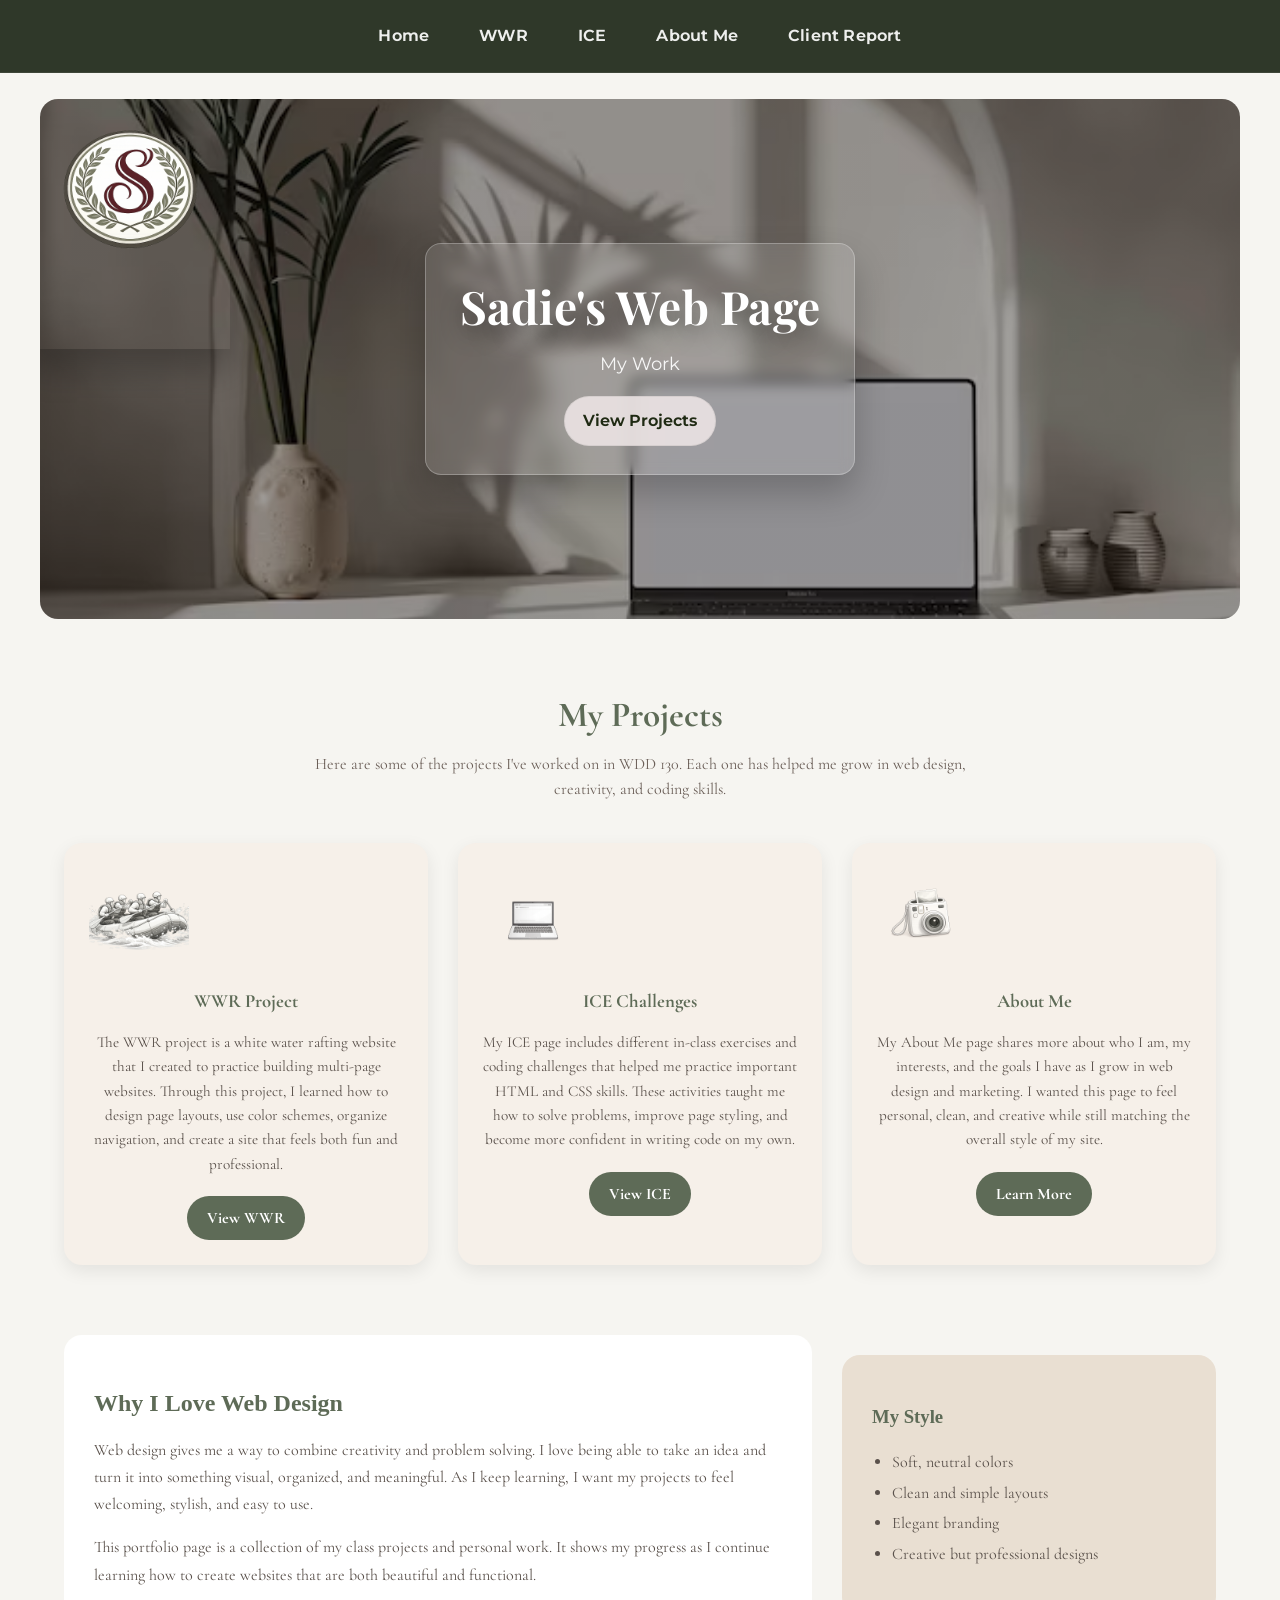
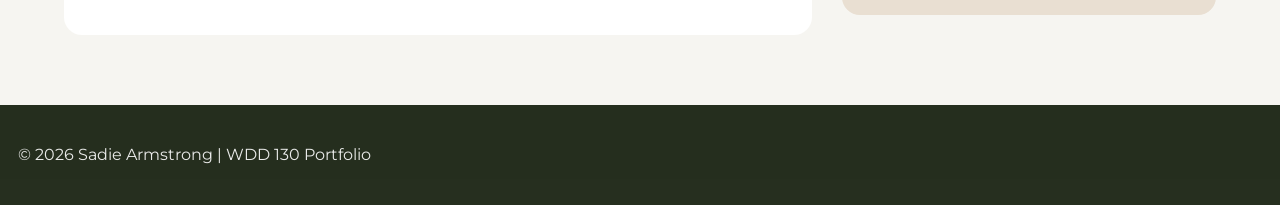
<file: index.html>
<!DOCTYPE html>
<html lang="en">

<head>
    <meta charset="UTF-8">
    <meta name="viewport" content="width=device-width, initial-scale=1.0">
    <title>Sadie's Web Page</title>
    <link rel="stylesheet" href="styles/styles.css">
</head>

<body>
    <div id="wrapper">
        <header>
            <nav>
                <a href="index.html">Home</a>
                <a href="wwr">WWR</a>
                <a href="ice.html">ICE</a>
                <a href="about.html">About Me</a>
                <a href="client_report.html">Client Report</a>
            </nav>
        </header>

        <section id="hero">

            <a class="hero-logo" href="index.html">
                <img src="images/IMG_8694.png" alt="Sadie Logo">
            </a>

            <div class="hero-content">
                <h1>Sadie's Web Page</h1>
                <p>My Work</p>
                <a class="hero-btn" href="ice.html">View Projects</a>
            </div>

        </section>

        <section id="projects-preview">
            <h2>My Projects</h2>
            <p class="section-intro">
                Here are some of the projects I've worked on in WDD 130. Each one has helped me
                grow in web design, creativity, and coding skills.
            </p>

            <div class="project-grid">
                <article class="project-card">
                    <img src="images/IMG_6843.png" alt="WWR Project Logo">
                    <h3>WWR Project</h3>
                    <p>
                        The WWR project is a white water rafting website that I created to practice
                        building multi-page websites. Through this project, I learned how to design
                        page layouts, use color schemes, organize navigation, and create a site that
                        feels both fun and professional.
                    </p>
                    <a href="wwr.html" class="project-btn">View WWR</a>
                </article>

                <article class="project-card">
                    <img src="images/IMG_0449.png" alt="ICE Challenge Logo">
                    <h3>ICE Challenges</h3>
                    <p>
                        My ICE page includes different in-class exercises and coding challenges that
                        helped me practice important HTML and CSS skills. These activities taught me
                        how to solve problems, improve page styling, and become more confident in
                        writing code on my own.
                    </p>
                    <a href="ice.html" class="project-btn">View ICE</a>
                </article>

                <article class="project-card">
                    <img src="images/IMG_6757.png" alt="About Me Project Logo">
                    <h3>About Me</h3>
                    <p>
                        My About Me page shares more about who I am, my interests, and the goals I
                        have as I grow in web design and marketing. I wanted this page to feel
                        personal, clean, and creative while still matching the overall style of my site.
                    </p>
                    <a href="aboutme.html" class="project-btn">Learn More</a>
                </article>
            </div>
        </section>

        <section id="featured-work">
            <div class="featured-text">
                <h2>Why I Love Web Design</h2>
                <p>
                    Web design gives me a way to combine creativity and problem solving. I love being
                    able to take an idea and turn it into something visual, organized, and meaningful.
                    As I keep learning, I want my projects to feel welcoming, stylish, and easy to use.
                </p>
                <p>
                    This portfolio page is a collection of my class projects and personal work. It shows
                    my progress as I continue learning how to create websites that are both beautiful
                    and functional.
                </p>
            </div>

            <div class="featured-box">
                <h3>My Style</h3>
                <ul>
                    <li>Soft, neutral colors</li>
                    <li>Clean and simple layouts</li>
                    <li>Elegant branding</li>
                    <li>Creative but professional designs</li>
                </ul>
            </div>

            <link rel="preconnect" href="https://fonts.googleapis.com">
            <link rel="preconnect" href="https://fonts.gstatic.com" crossorigin>
            <link
                href="https://fonts.googleapis.com/css2?family=Allura&family=Cormorant+Garamond:wght@300;400;500;600&family=Great+Vibes&family=Montserrat:wght@300;400;500;600&family=Playfair+Display:wght@400;600;700&display=swap"
                rel="stylesheet">
        </section>

        <footer>
            <p>&copy; 2026 Sadie Armstrong | WDD 130 Portfolio</p>
        </footer>
</file>
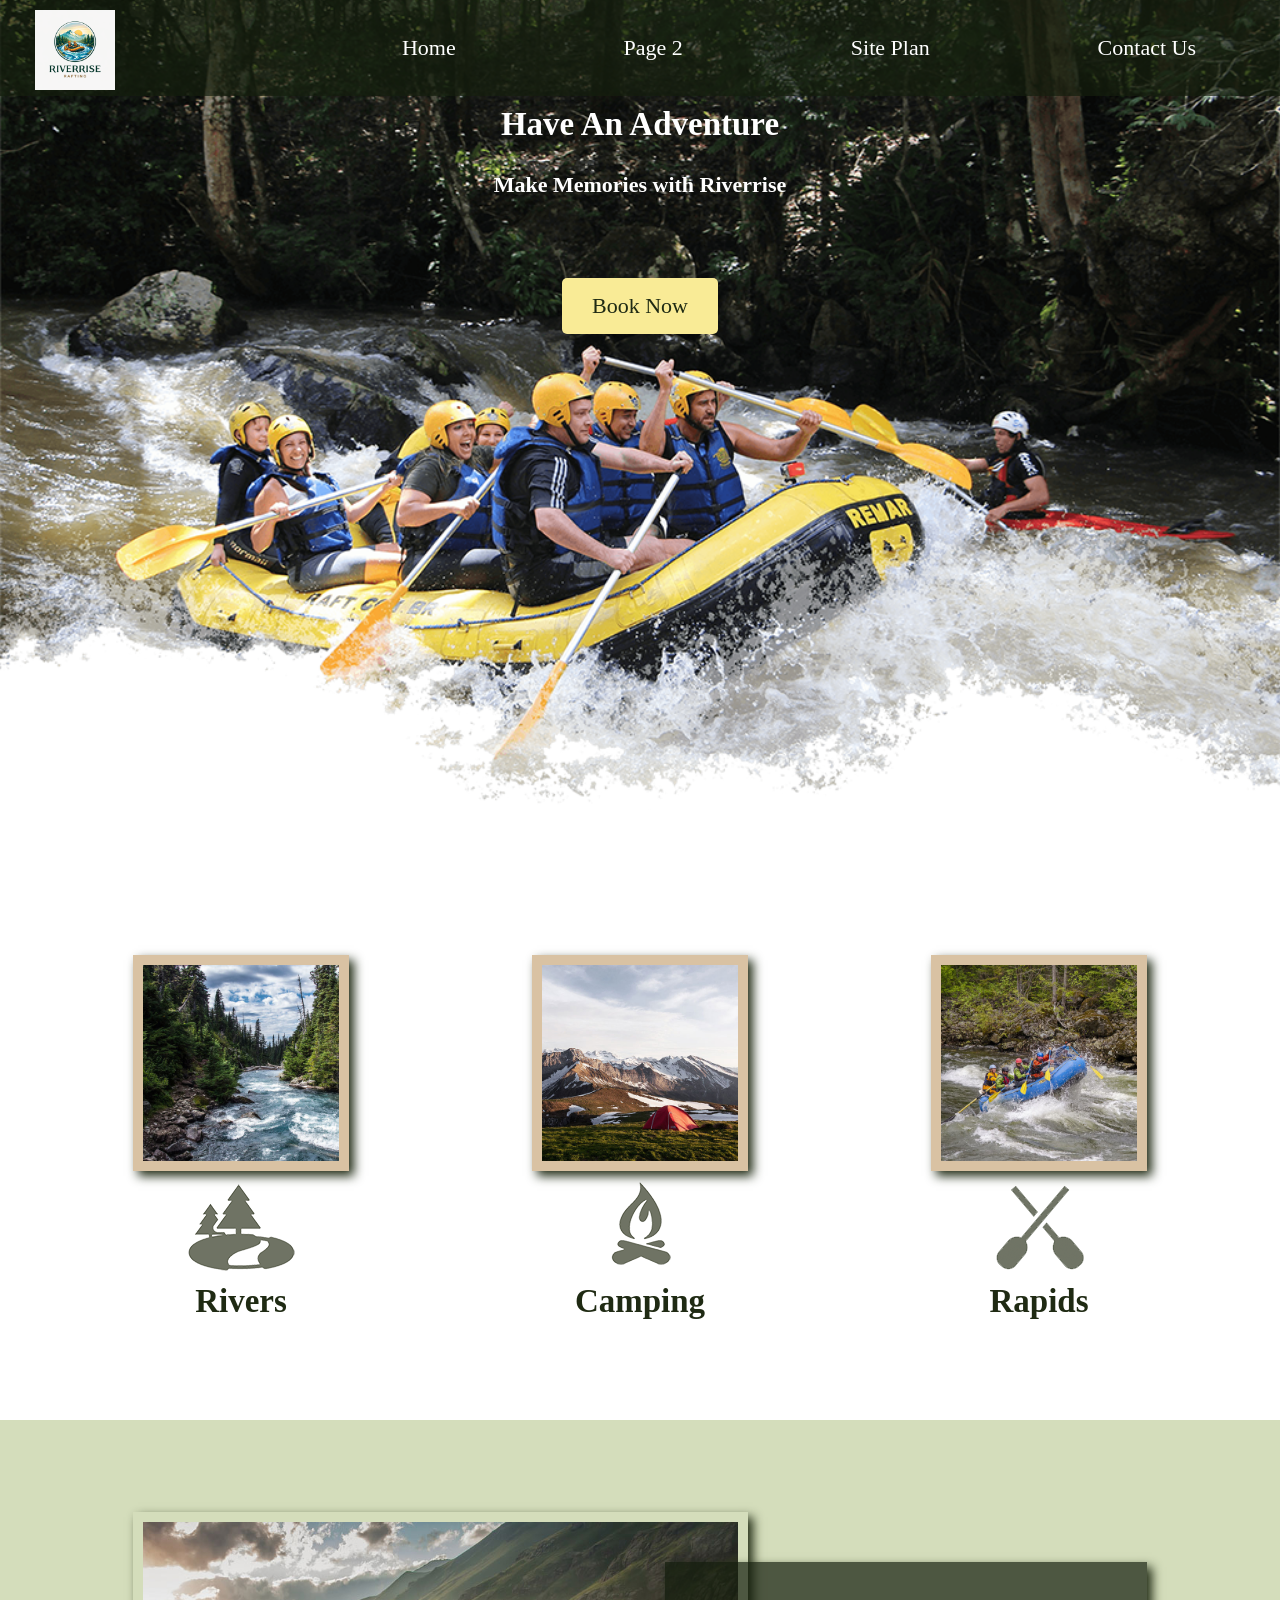
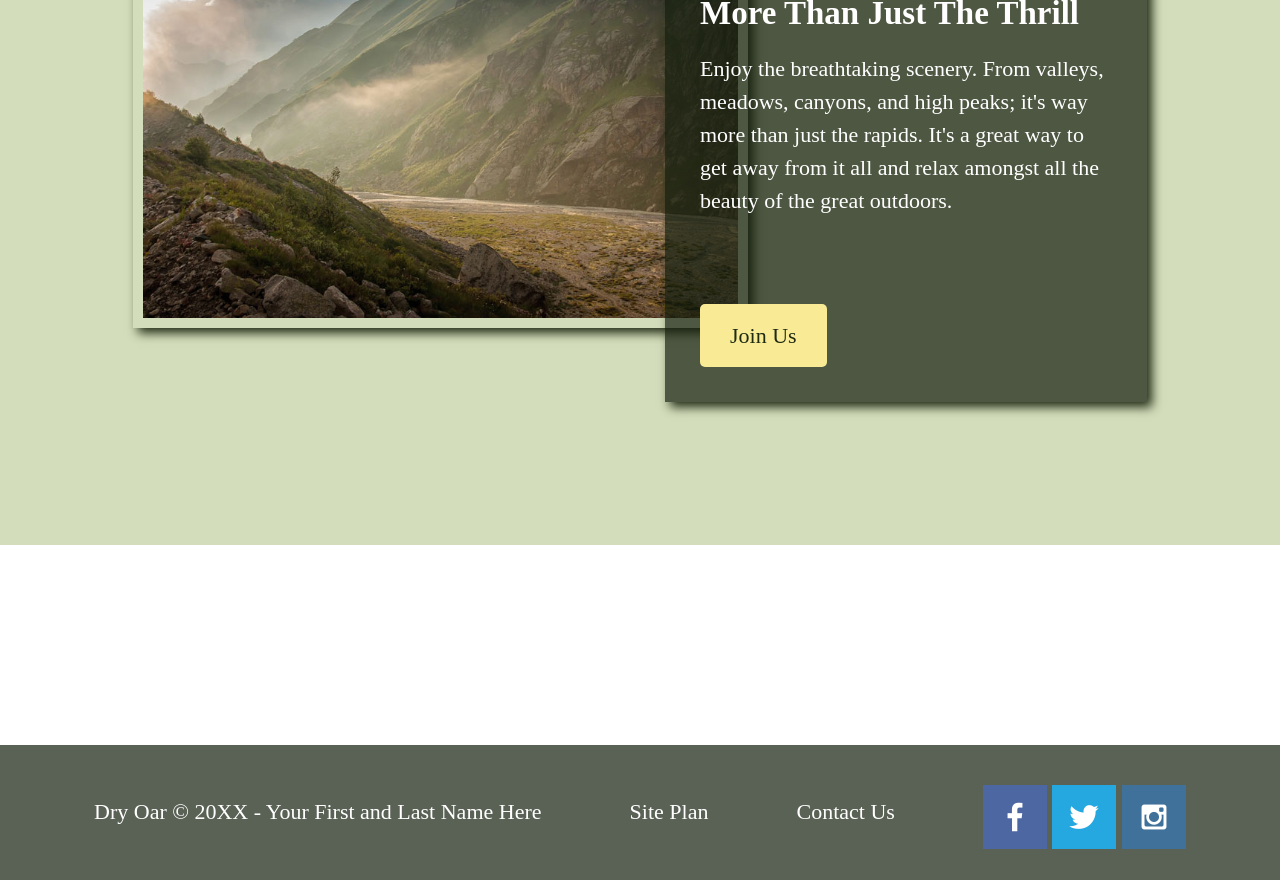
<file: wwr/index.html>
<!DOCTYPE html>
<html lang="en">
<head>
    <meta charset="UTF-8">
    <meta name="viewport" content="width=device-width, initial-scale=1.0">
    <title> Whitewater Rafting Vacations | RiverRise Boating | Home </title>
    <link rel="stylesheet" href="styles/styles.css">
</head>
<body>
    <div id="content">
   <header>
    <a id="logo_link" href="index.html">
        <img class="logo" src="images/Riverrise.png" alt="Riverrise logo">
        <nav>
            <a href="index.html">Home</a>
            <a href="#">Page 2</a>
            <a href="site-plan-rafting.html">Site Plan</a>
            <a href="contactus.html">Contact Us</a>
        </nav>
   </header>
   <div id="hero">
    <div id="hero-box">
        <img id="hero-img" src="images/hero.png" alt="People enjoying white water rafting">
    </div>
    <section id="hero-msg">
        <h1 class="home-title">Have An Adventure</h1>
        <h4>Make Memories with Riverrise </h4>
        <div class="button-box">
            <a class="book" href="rates.html">Book Now</a>
        </div>
    </section>
</div>
<main class="home-grid">
    <section class="rivers-card">
        <img class="card-img" src="images/rivers.jpg" alt="river in forest">
        <img class="icon" src="images/river_icon.png" alt="river icon">
        <h2>Rivers</h2>
    </section>
    <section class="camping-card">
        <img class="card-img" src="images/camping.jpg" alt="tent in mountains">
        <img class="icon" src="images/fire_icon.png" alt="fire icon">
        <h2>Camping</h2>
    </section>
    <section class="rapids-card">
        <img class="card-img" src="images/rapids.jpg" alt="rafting boat">
        <img class="icon" src="images/oars.png" alt="oars icon">
        <h2>Rapids</h2>
    </section>
    <div id="background"></div>
    <img class="mountains" src="images/mountains.jpg" alt="Misty mountains">
    <section class="msg">
        <h2>More Than Just The Thrill</h2>
        <p>Enjoy the breathtaking scenery. From valleys, meadows, canyons, and high peaks; it's way more than just the rapids. It's a great way to get away from it all and relax amongst all the beauty of the great outdoors. </p>
        <a class='join' href="rivers.html">Join Us</a>
    </section>
</main>
 <footer>
    <p>Dry Oar &copy; 20XX - Your First and Last Name Here</p>
    <p><a href="site-plan-rafting.html">Site Plan</a></p>
    <p><a href="contactus.html">Contact Us</a></p>
    <div class="social">
        <a href="https://facebook.com" target="_blank">
            <img src="images/facebook.png" alt="fb icon">
        </a>
        <a href="https://twitter.com" target="_blank">
            <img src="images/twitter.png" alt="twitter icon">
        </a>
        <a href="https://instagram.com" target="_blank">
            <img src="images/instagram.png" alt="instagram icon">
        </a>
    </div>
</footer>
</div>          
</body>
</html>
</file>
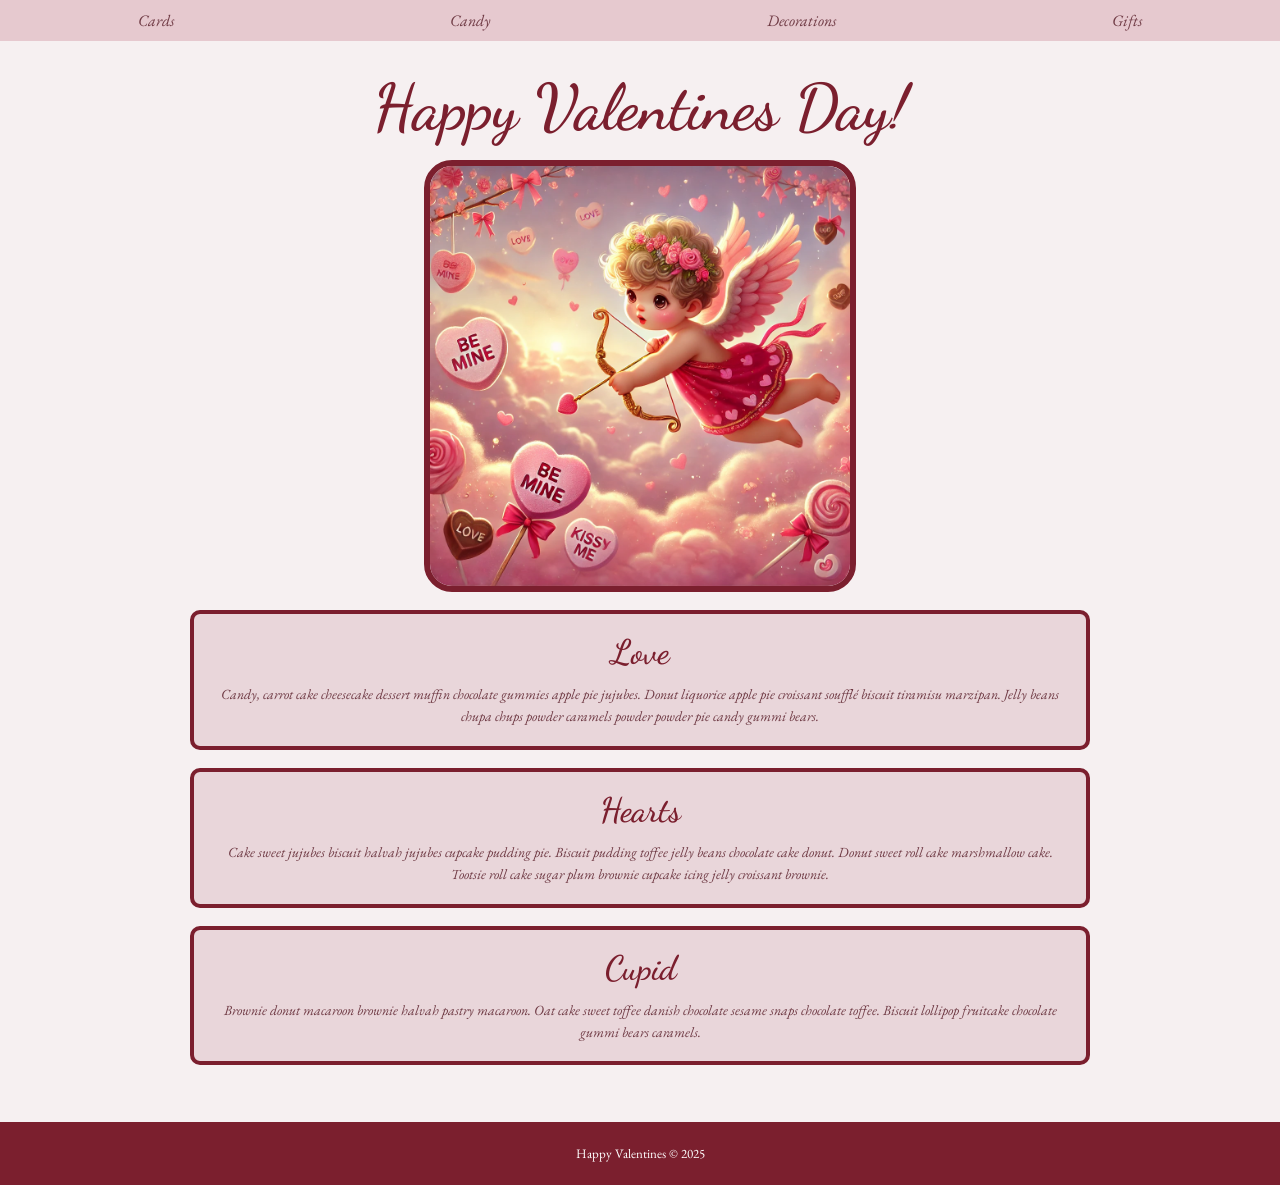
<file: ice/valentines/index.html>
<!DOCTYPE html>
<html lang="en">
<head>
<meta charset="UTF-8" />
<meta name="viewport" content="width=device-width, initial-scale=1.0" />
<title>Valentines</title>
<link rel="stylesheet" href="styles/styles.css" />


<link rel="preconnect" href="https://fonts.googleapis.com">
<link rel="preconnect" href="https://fonts.gstatic.com" crossorigin>
<link href="https://fonts.googleapis.com/css2?family=Dancing+Script:wght@400;600&family=EB+Garamond:ital,wght@0,400;1,400&display=swap" rel="stylesheet">
</head>

<body>

 <nav>
<a href="#">Cards</a>
<a href="#">Candy</a>
<a href="#">Decorations</a>
<a href="#">Gifts</a>
 </nav>

<main>
<h1>Happy Valentines Day!</h1>


<img class="hero-img" src="images/valentines.png" alt="Valentines image" />

<section class="box">
<h2>Love</h2>
<p>
Candy, carrot cake cheesecake dessert muffin chocolate gummies apple pie jujubes.
Donut liquorice apple pie croissant soufflé biscuit tiramisu marzipan. Jelly beans
chupa chups powder caramels powder powder pie candy gummi bears.
</p>
</section>

<section class="box">
<h2>Hearts</h2>
<p>
Cake sweet jujubes biscuit halvah jujubes cupcake pudding pie. Biscuit pudding toffee
jelly beans chocolate cake donut. Donut sweet roll cake marshmallow cake. Tootsie roll
cake sugar plum brownie cupcake icing jelly croissant brownie.
</p>
</section>

<section class="box">
<h2>Cupid</h2>
<p>
Brownie donut macaroon brownie halvah pastry macaroon. Oat cake sweet toffee danish
chocolate sesame snaps chocolate toffee. Biscuit lollipop fruitcake chocolate gummi
bears caramels.
</p>
</section>
</main>

<footer>
<p>Happy Valentines © 2025</p>
</footer>

</body>
</html>
</file>
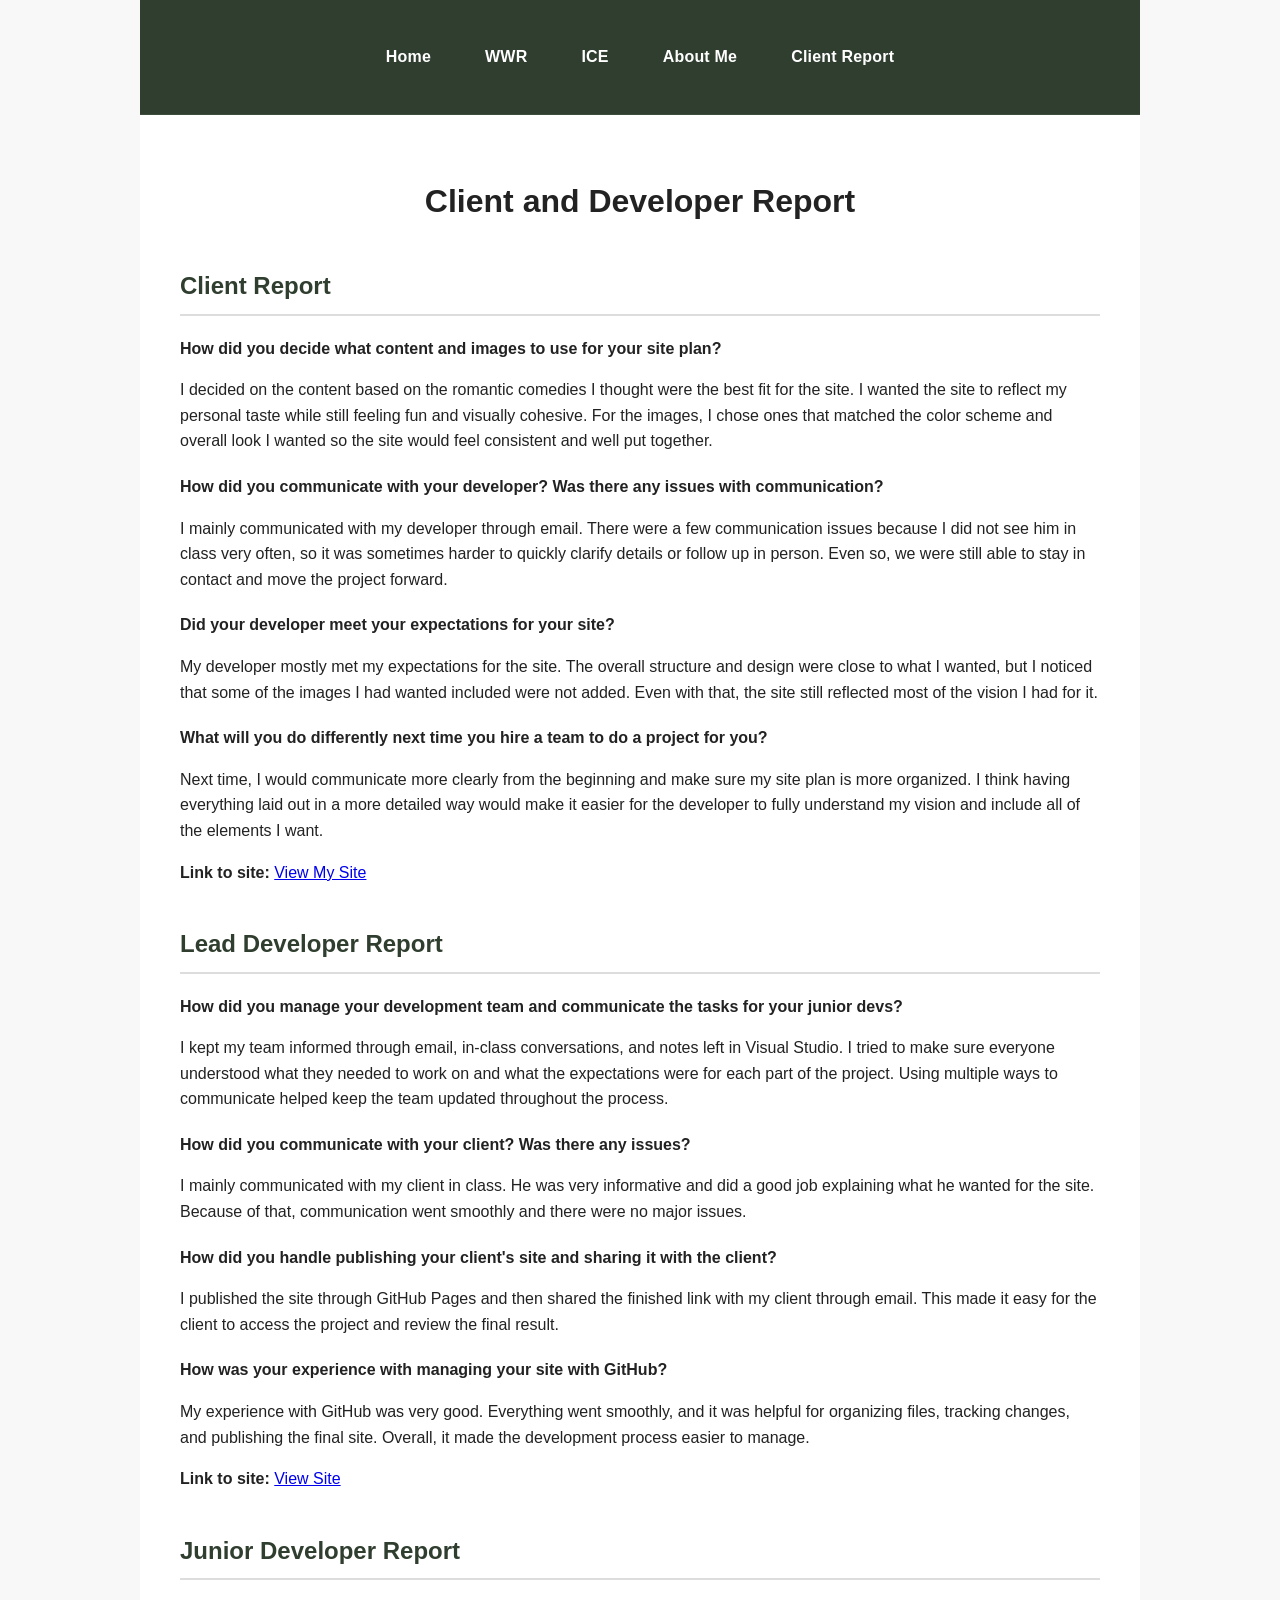
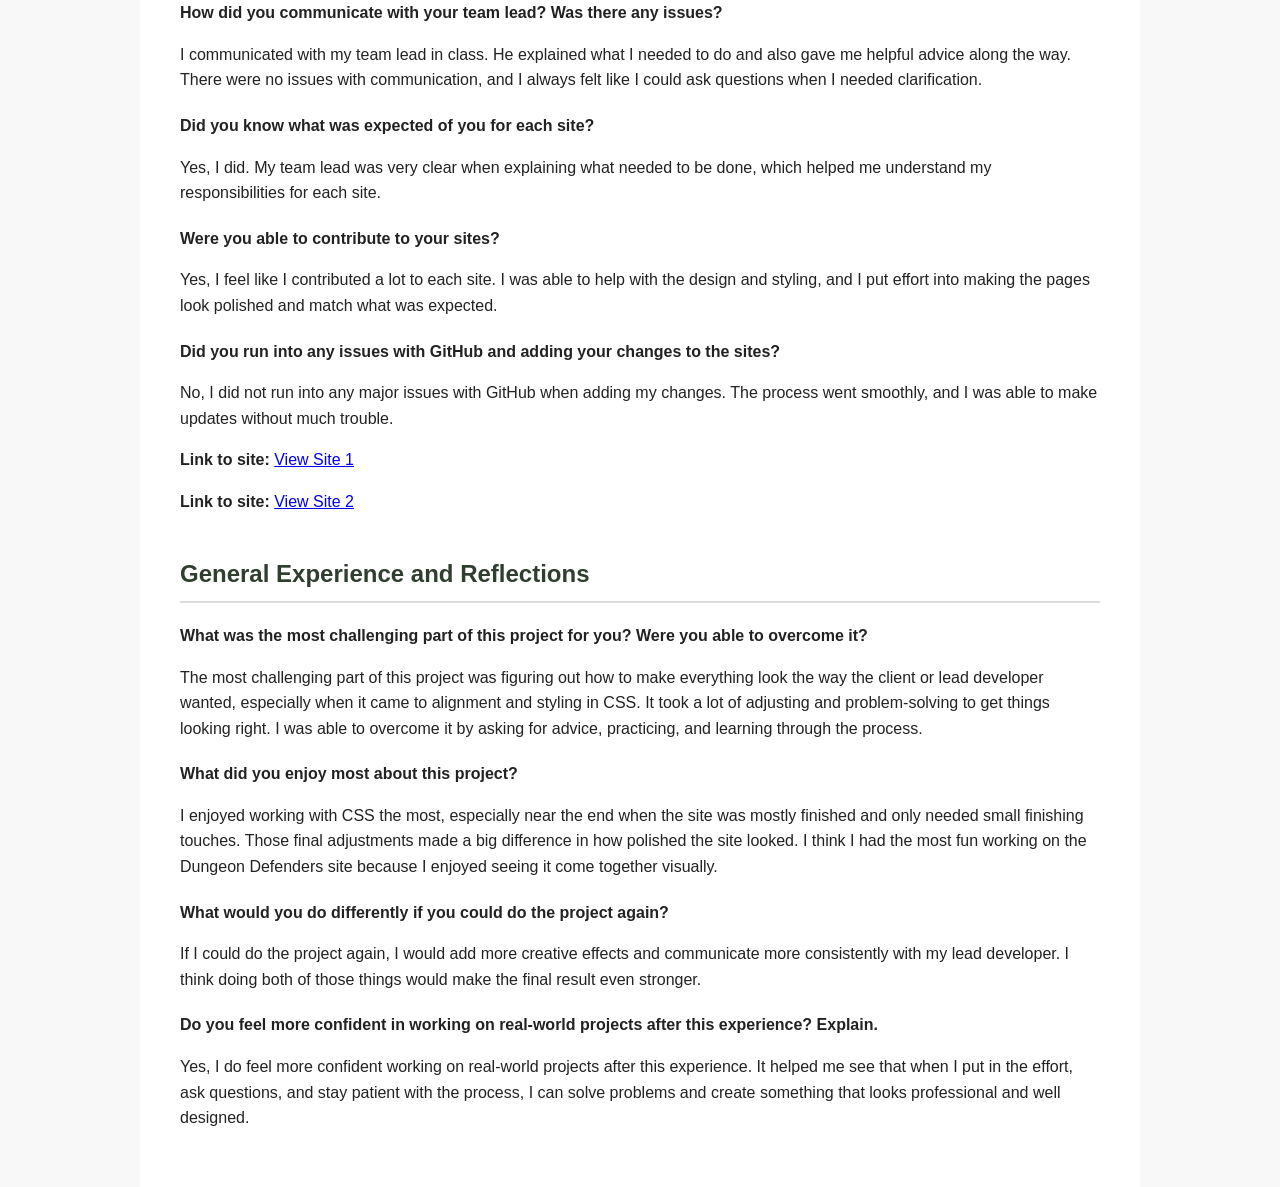
<file: client_report.html>
<!DOCTYPE html>
<html lang="en">
<head>
    <meta charset="UTF-8">
    <meta name="viewport" content="width=device-width, initial-scale=1.0">
    <title>Client Report</title>
    <link rel="stylesheet" href="styles/styles.css">
    <style>
        body {
            font-family: Arial, sans-serif;
            line-height: 1.6;
            margin: 0;
            padding: 0;
            background-color: #f8f8f8;
            color: #222;
        }

        #wrapper {
            max-width: 1000px;
            margin: 0 auto;
            background-color: white;
            min-height: 100vh;
        }

        header {
            background-color: #2f3e2f;
            padding: 20px 0;
        }

        nav {
            display: flex;
            justify-content: center;
            gap: 30px;
        }

        nav a {
            color: white;
            text-decoration: none;
            font-weight: bold;
        }

        nav a:hover {
            text-decoration: underline;
        }

        main {
            padding: 40px;
        }

        h1 {
            text-align: center;
            margin-bottom: 40px;
        }

        h2 {
            margin-top: 40px;
            color: #2f3e2f;
            border-bottom: 2px solid #ddd;
            padding-bottom: 8px;
        }

        .question {
            font-weight: bold;
            margin-top: 20px;
        }

        .answer {
            margin-top: 8px;
        }

        .site-link {
            margin-top: 15px;
        }

    </style>
</head>
<body>
    <div id="wrapper">
        <header>
            <nav>
                <a href="index.html">Home</a>
                <a href="wwr/index.html">WWR</a>
                <a href="ice.html">ICE</a>
                <a href="about.html">About Me</a>
                <a href="client_report.html">Client Report</a>
            </nav>
        </header>

        <main>
            <h1>Client and Developer Report</h1>

            <h2>Client Report</h2>

            <p class="question">How did you decide what content and images to use for your site plan?</p>
            <p class="answer">
                I decided on the content based on the romantic comedies I thought were the best fit for the site. I wanted the site to reflect my personal taste while still feeling fun and visually cohesive. For the images, I chose ones that matched the color scheme and overall look I wanted so the site would feel consistent and well put together.
            </p>

            <p class="question">How did you communicate with your developer? Was there any issues with communication?</p>
            <p class="answer">
                I mainly communicated with my developer through email. There were a few communication issues because I did not see him in class very often, so it was sometimes harder to quickly clarify details or follow up in person. Even so, we were still able to stay in contact and move the project forward.
            </p>

            <p class="question">Did your developer meet your expectations for your site?</p>
            <p class="answer">
                My developer mostly met my expectations for the site. The overall structure and design were close to what I wanted, but I noticed that some of the images I had wanted included were not added. Even with that, the site still reflected most of the vision I had for it.
            </p>

            <p class="question">What will you do differently next time you hire a team to do a project for you?</p>
            <p class="answer">
                Next time, I would communicate more clearly from the beginning and make sure my site plan is more organized. I think having everything laid out in a more detailed way would make it easier for the developer to fully understand my vision and include all of the elements I want.
            </p>

            <p class="site-link"><strong>Link to site:</strong> <a href="https://zephyrusis.github.io/wdd130-armstrong/" target="_blank">View My Site</a></p>

            <h2>Lead Developer Report</h2>

            <p class="question">How did you manage your development team and communicate the tasks for your junior devs?</p>
            <p class="answer">
                I kept my team informed through email, in-class conversations, and notes left in Visual Studio. I tried to make sure everyone understood what they needed to work on and what the expectations were for each part of the project. Using multiple ways to communicate helped keep the team updated throughout the process.
            </p>

            <p class="question">How did you communicate with your client? Was there any issues?</p>
            <p class="answer">
                I mainly communicated with my client in class. He was very informative and did a good job explaining what he wanted for the site. Because of that, communication went smoothly and there were no major issues.
            </p>

            <p class="question">How did you handle publishing your client's site and sharing it with the client?</p>
            <p class="answer">
                I published the site through GitHub Pages and then shared the finished link with my client through email. This made it easy for the client to access the project and review the final result.
            </p>

            <p class="question">How was your experience with managing your site with GitHub?</p>
            <p class="answer">
                My experience with GitHub was very good. Everything went smoothly, and it was helpful for organizing files, tracking changes, and publishing the final site. Overall, it made the development process easier to manage.
            </p>

            <p class="site-link"><strong>Link to site:</strong> <a href="https://sadiebarmstrong-collab.github.io/wdd130-lewis/" target="_blank">View Site</a></p>
            <h2>Junior Developer Report</h2>

            <p class="question">How did you communicate with your team lead? Was there any issues?</p>
            <p class="answer">
                I communicated with my team lead in class. He explained what I needed to do and also gave me helpful advice along the way. There were no issues with communication, and I always felt like I could ask questions when I needed clarification.
            </p>

            <p class="question">Did you know what was expected of you for each site?</p>
            <p class="answer">
                Yes, I did. My team lead was very clear when explaining what needed to be done, which helped me understand my responsibilities for each site.
            </p>

            <p class="question">Were you able to contribute to your sites?</p>
            <p class="answer">
                Yes, I feel like I contributed a lot to each site. I was able to help with the design and styling, and I put effort into making the pages look polished and match what was expected.
            </p>

            <p class="question">Did you run into any issues with GitHub and adding your changes to the sites?</p>
            <p class="answer">
                No, I did not run into any major issues with GitHub when adding my changes. The process went smoothly, and I was able to make updates without much trouble.
            </p>

             <p class="site-link"><strong>Link to site:</strong> <a href="https://5hq8r7k4dk-code.github.io/wdd130-rygg/" target="_blank">View Site 1</a></p>

             <p class="site-link"><strong>Link to site:</strong> <a href="https://rus22022-svg.github.io/wdd130-jaredn/" target="_blank">View Site 2</a></p>

            <h2>General Experience and Reflections</h2>

            <p class="question">What was the most challenging part of this project for you? Were you able to overcome it?</p>
            <p class="answer">
                The most challenging part of this project was figuring out how to make everything look the way the client or lead developer wanted, especially when it came to alignment and styling in CSS. It took a lot of adjusting and problem-solving to get things looking right. I was able to overcome it by asking for advice, practicing, and learning through the process.
            </p>

            <p class="question">What did you enjoy most about this project?</p>
            <p class="answer">
                I enjoyed working with CSS the most, especially near the end when the site was mostly finished and only needed small finishing touches. Those final adjustments made a big difference in how polished the site looked. I think I had the most fun working on the Dungeon Defenders site because I enjoyed seeing it come together visually.
            </p>

            <p class="question">What would you do differently if you could do the project again?</p>
            <p class="answer">
                If I could do the project again, I would add more creative effects and communicate more consistently with my lead developer. I think doing both of those things would make the final result even stronger.
            </p>

            <p class="question">Do you feel more confident in working on real-world projects after this experience? Explain.</p>
            <p class="answer">
                Yes, I do feel more confident working on real-world projects after this experience. It helped me see that when I put in the effort, ask questions, and stay patient with the process, I can solve problems and create something that looks professional and well designed.
            </p>
        </main>
    </div>
</body>
</html>
</file>
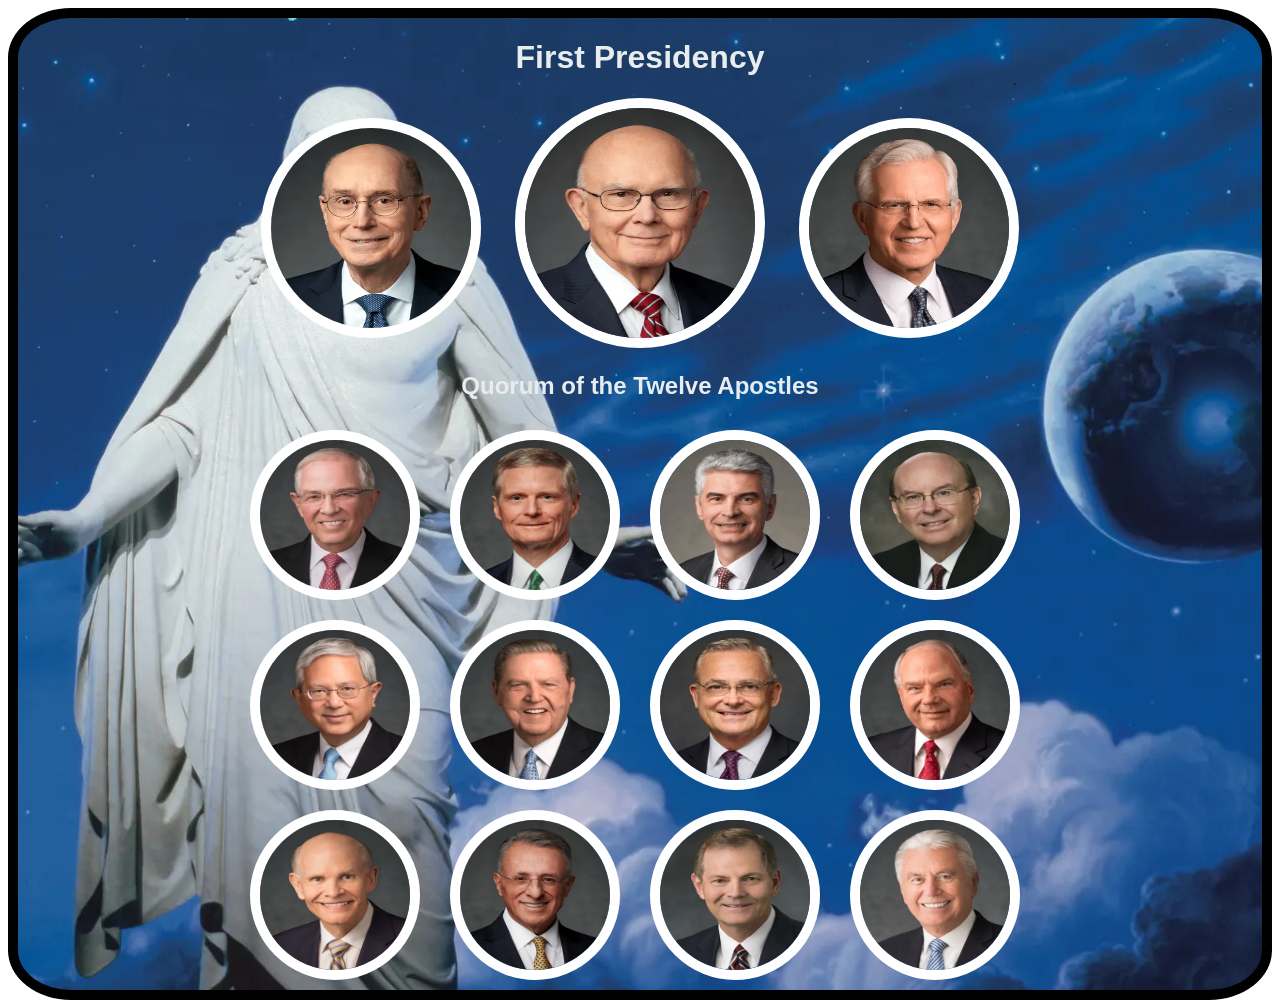
<file: ice/apostle_spotlight/apostles.html>
<!DOCTYPE html>
<html lang="en">
<head>
<meta charset="UTF-8">
<meta name="viewport" content="width=device-width, initial-scale=1.0">
<title>Apostles Spotlights</title>

<style>

#card {
    border: 10px solid black;
    border-radius: 5%;
    background-image: url("images/christus.webp");
    width: auto;
    background-position: -200px;
}

#Twelve {
    display: grid;
    grid-template-columns: repeat(4, 1fr);
    width: 800px;
    margin: auto;
}

img {
    border-radius: 50%;
    border: 10px solid white;
    margin: 10px;
}

body {
    font-family: Arial;
    color: #E8ECED;
    text-align: center;
}

.Prophet {
    height: 230px;
    width: 230px;
    margin: 0px 20px 0px 20px;
}

.Councilor {
    width: 200px;
    height: 200px;
}

.Apostle {
    width: 150px;
    height: 150px;
}

</style>
</head>

<body>

<div id="card">

<h1>First Presidency</h1>

<div id="First">
    <img class="Councilor" src="images/eyring.webp" alt="Eyring">
    <img class="Prophet" src="images/oaks.webp" alt="Oaks">
    <img class="Councilor" src="images/christofferson.webp" alt="Christofferson">
</div>

<h2>Quorum of the Twelve Apostles</h2>

<div id="Twelve">

<img class="Apostle" src="images/anderson.webp" alt="Anderson">
<img class="Apostle" src="images/bednar.webp" alt="Bednar">
<img class="Apostle" src="images/causse.webp" alt="Causse">
<img class="Apostle" src="images/cook.webp" alt="Cook">
<img class="Apostle" src="images/gong.webp" alt="Gong">
<img class="Apostle" src="images/holland.webp" alt="Holland">
<img class="Apostle" src="images/kearon.webp" alt="Kearon">
<img class="Apostle" src="images/rasband.webp" alt="Rasband">
<img class="Apostle" src="images/renlund.webp" alt="Renlund">
<img class="Apostle" src="images/soares.webp" alt="Soares">
<img class="Apostle" src="images/stevenson.webp" alt="Stevenson">
<img class="Apostle" src="images/uchtdorf.webp" alt="Uchtdorf">

</div>

</div>

</body>
</html>
</file>
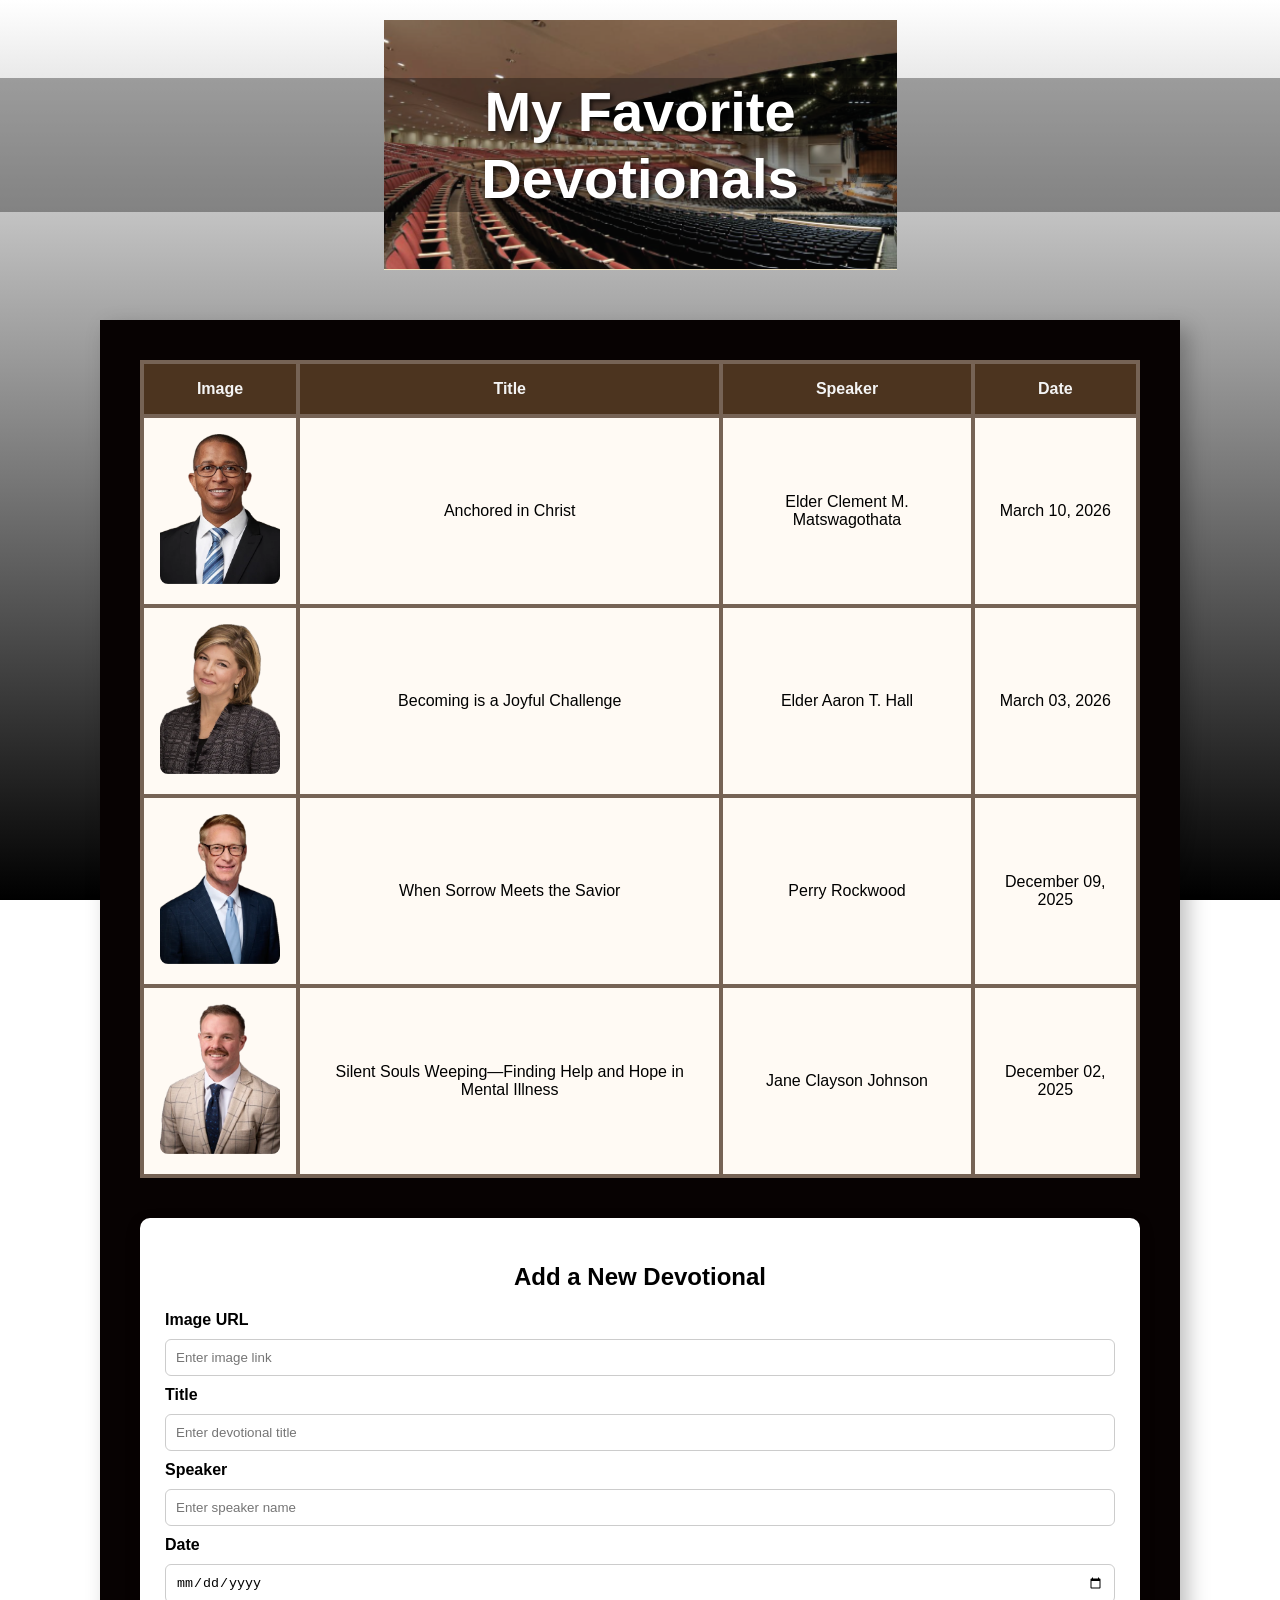
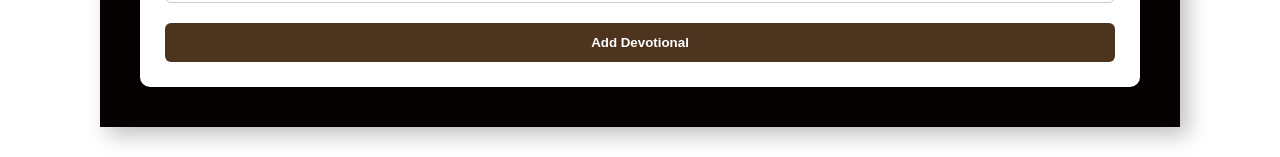
<file: ice/favorite_devo/favdevo.html>
<!DOCTYPE html>
<html lang="en">

<head>
  <meta charset="UTF-8" />
  <meta name="viewport" content="width=device-width, initial-scale=1.0" />
  <title>My Favorite Devotionals</title>
  <link rel="stylesheet" href="styles/styles.css" />
</head>

<body>
  <div class="container">
    <header class="header">
      <div class="header-image">
        <h1>My Favorite<br>Devotionals</h1>
      </div>
    </header>
    <main>
      <div class="content-box">
        <table>
          <thead>
            <tr>
              <th>Image</th>
              <th>Title</th>
              <th>Speaker</th>
              <th>Date</th>
            </tr>
          </thead>
          <tbody>
            <tr>
              <td>
                <img src="images/IMG_6371.png" alt="Elder Clement M. Matswagothata" class="devo-img">
              </td>
              <td>Anchored in Christ</td>
              <td>Elder Clement M. Matswagothata</td>
              <td>March 10, 2026</td>
            </tr>

            <tr>
              <td>
                <img src="images/IMG_1562.png" alt="Elder Aaron T. Hall" class="devo-img">
              </td>
              <td>Becoming is a Joyful Challenge</td>
              <td>Elder Aaron T. Hall</td>
              <td>March 03, 2026</td>
            </tr>

            <tr>
              <td>
                <img src="images/IMG_2616.png" alt="Perry Rockwood" class="devo-img">
              </td>
              <td>When Sorrow Meets the Savior</td>
              <td>Perry Rockwood</td>
              <td>December 09, 2025</td>
            </tr>

            <tr>
              <td>
                <img src="images/IMG_4025.png" alt="Jane Clayson Johnson" class="devo-img">
              </td>
              <td>Silent Souls Weeping—Finding Help and Hope in Mental Illness</td>
              <td>Jane Clayson Johnson</td>
              <td>December 02, 2025</td>
            </tr>
          </tbody>
        </table>
         <form class="devo-form">
        <h2>Add a New Devotional</h2>

         <label for="image">Image URL</label>
         <input type="text" id="image" name="image" placeholder="Enter image link">

         <label for="title">Title</label>
         <input type="text" id="title" name="title" placeholder="Enter devotional title">

        <label for="speaker">Speaker</label>
        <input type="text" id="speaker" name="speaker" placeholder="Enter speaker name">

        <label for="date">Date</label>
        <input type="date" id="date" name="date">

        <button type="submit">Add Devotional</button>
</form>
      </div>
    </main>
  </div>
</body>

</html>
</file>
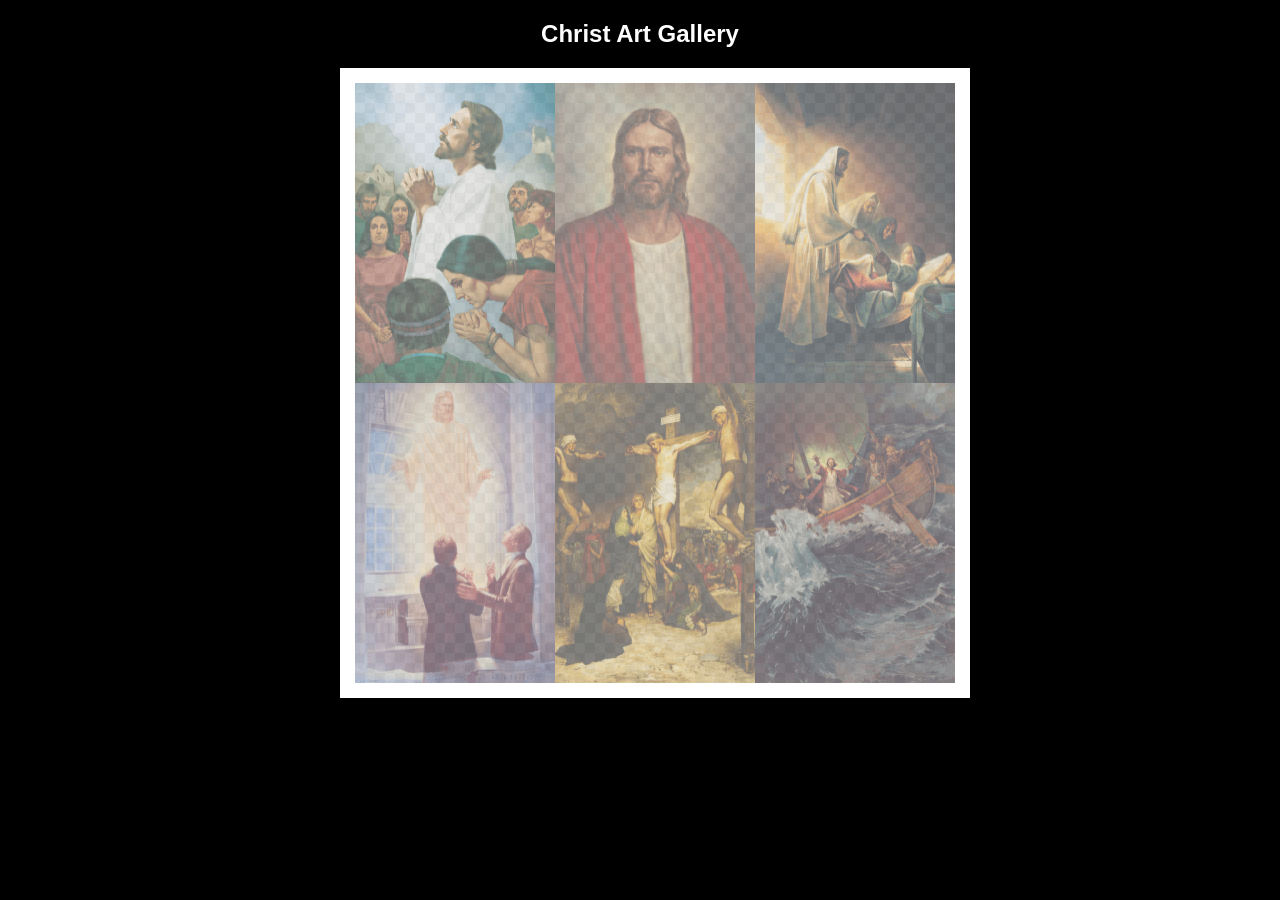
<file: ice/gallery/gallery.html>
<!DOCTYPE html>
<html lang="en">
<head>
    <meta charset="UTF-8">
    <meta name="viewport" content="width=device-width, initial-scale=1.0">
    <title>Images of Christ</title>
    <style>
        body {
            background: black;
        }
        #wrapper{
            width: 600px;
            margin: 0 auto;
        }
        nav {
            color: white;
            text-align: center;
            font-family: Haettenschweiler, 'Arial Narrow Bold', sans-serif;
        }
        #gallery{
            display: grid;
            grid-template-columns: 200px 200px 200px;
            border: 15px solid rgb(255, 255, 255);
            width: 100%;
            background-color: #ddd;
            background-image:
                linear-gradient(45deg, #ccc 26%, transparent 26%), 
                linear-gradient(135deg, #ccc 26%, transparent 26%),
                linear-gradient(45deg, transparent 75%, #ccc 75%),
                linear-gradient(135deg, transparent 75%, #ccc 75%);
            background-size: 20px 20px; /* Must be a square */
            background-position: 0 0, 10px 0, 10px -10px, 0px 10px; 
            
        }
        #gallery a {
            cursor: url('images/christus.png'), pointer;
        }
        #gallery img {
            /* make a thumbnail of the image that is 200x300 
               instead of using width and height here to help the page load faster */
            width: 200px; 
            height: 300px;

            opacity:50%;
            display:block;
        }
        #gallery img:hover{
            opacity: 100%;
        }
    </style>
</head>
<body>
    <div id="wrapper">
        <nav>
            <h1>Christ Art Gallery</h1>
        </nav>
        <main>
            <div id="gallery">
                <a href="images/big/img1.png"><img src="images/small/img1.png" alt="huge file size" ></a>
                <a href="images/big/img2.png"><img src="images/small/img2.png" alt="huge file size" ></a>
                <a href="images/big/img3.png"><img src="images/small/img3.png" alt="huge file size" ></a>
                <a href="images/big/img4.png"><img src="images/small/img4.png" alt="huge file size" ></a>
                <a href="images/big/img5.png"><img src="images/small/img5.png" alt="huge file size" ></a>
                <a href="images/big/img6.png"><img src="images/small/img6.png" alt="huge file size" ></a>
            </div>
        </main>
    </div>
</body>
</html>
</file>
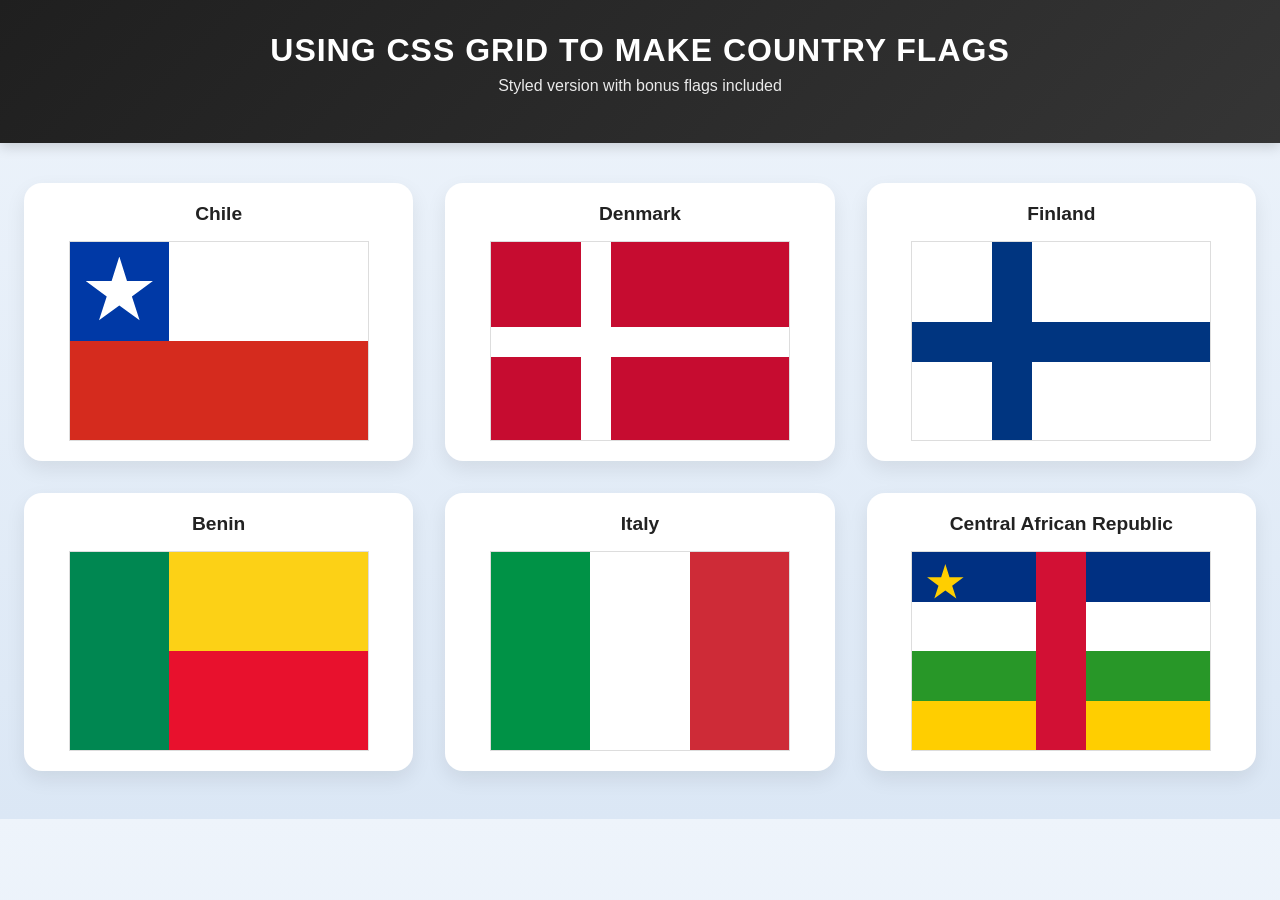
<file: ice/grid_flags/flags.html>
<!DOCTYPE html>
<html lang="en">
<head>
  <meta charset="UTF-8" />
  <meta name="viewport" content="width=device-width, initial-scale=1.0" />
  <title>Country Flags with CSS Grid</title>
  <style>
    * {
      box-sizing: border-box;
    }

    body {
      margin: 0;
      font-family: "Helvetica Neue", Arial, sans-serif;
      background: linear-gradient(to bottom, #eef4fb, #dbe7f5);
      color: #222;
    }

    header {
      background: linear-gradient(135deg, #1f1f1f, #353535);
      color: white;
      text-align: center;
      padding: 2rem 1rem;
      box-shadow: 0 4px 12px rgba(0, 0, 0, 0.15);
    }

    header h1 {
      margin: 0;
      font-size: 2rem;
      letter-spacing: 1px;
      text-transform: uppercase;
    }

    header p {
      margin-top: 0.5rem;
      font-size: 1rem;
      opacity: 0.9;
    }

    .gallery {
      max-width: 1300px;
      margin: 0 auto;
      padding: 2.5rem 1.5rem 3rem;
      display: grid;
      grid-template-columns: repeat(auto-fit, minmax(300px, 1fr));
      gap: 2rem;
    }

    .flag-card {
      background: white;
      border-radius: 18px;
      padding: 1.25rem;
      box-shadow: 0 8px 20px rgba(0, 0, 0, 0.08);
      transition: transform 0.2s ease, box-shadow 0.2s ease;
    }

    .flag-card:hover {
      transform: translateY(-4px);
      box-shadow: 0 12px 25px rgba(0, 0, 0, 0.12);
    }

    .flag-card h2 {
      margin-top: 0;
      margin-bottom: 1rem;
      text-align: center;
      font-size: 1.2rem;
    }

    .flag {
      width: 100%;
      max-width: 300px;
      height: 200px;
      margin: 0 auto;
      border: 1px solid #ddd;
      overflow: hidden;
    }

    
    #chile {
      display: grid;
      grid-template-columns: 1fr 1fr 1fr;
      grid-template-rows: 1fr 1fr;
    }

    #blue {
      background: #0039a6;
      grid-column: 1 / 2;
      grid-row: 1 / 2;
      display: grid;
      place-items: center;
    }

    #white {
      background: white;
      grid-column: 2 / 4;
      grid-row: 1 / 2;
    }

    #red {
      background: #d52b1e;
      grid-column: 1 / 4;
      grid-row: 2 / 3;
    }

    .star {
      width: 70px;
      aspect-ratio: 1;
      background: white;
      clip-path: polygon(50% 0%, 61% 35%, 98% 35%, 68% 57%, 79% 91%, 50% 70%, 21% 91%, 32% 57%, 2% 35%, 39% 35%);
    }

    
    #denmark {
      display: grid;
      grid-template-columns: 90px 30px 180px;
      grid-template-rows: 85px 30px 85px;
      background: #c60c30;
    }

    #d1, #d2, #d3, #d4 {
      background: white;
    }

    #d1 {
      grid-column: 2 / 3;
      grid-row: 1 / 4;
    }

    #d2 {
      grid-column: 1 / 4;
      grid-row: 2 / 3;
    }

   
    #finland {
      display: grid;
      grid-template-columns: 80px 40px 180px;
      grid-template-rows: 80px 40px 80px;
      background: white;
    }

    #f1, #f2 {
      background: #003580;
    }

    #f1 {
      grid-column: 2 / 3;
      grid-row: 1 / 4;
    }

    #f2 {
      grid-column: 1 / 4;
      grid-row: 2 / 3;
    }

   
    #benin {
      display: grid;
      grid-template-columns: 1fr 1fr 1fr;
      grid-template-rows: 1fr 1fr;
    }

    #bgreen {
      background: #008751;
      grid-column: 1 / 2;
      grid-row: 1 / 3;
    }

    #byellow {
      background: #fcd116;
      grid-column: 2 / 4;
      grid-row: 1 / 2;
    }

    #bred {
      background: #e8112d;
      grid-column: 2 / 4;
      grid-row: 2 / 3;
    }

    
    #italy {
      display: grid;
      grid-template-columns: 1fr 1fr 1fr;
    }

    #igreen {
      background: #009246;
    }

    #iwhite {
      background: white;
    }

    #ired {
      background: #ce2b37;
    }

    
    #car {
      display: grid;
      grid-template-columns: 1fr 50px 1fr;
      grid-template-rows: 1fr 1fr 1fr 1fr;
      position: relative;
    }

    #car-blue {
      background: #003082;
      grid-column: 1 / 4;
      grid-row: 1 / 2;
    }

    #car-white {
      background: white;
      grid-column: 1 / 4;
      grid-row: 2 / 3;
    }

    #car-green {
      background: #289728;
      grid-column: 1 / 4;
      grid-row: 3 / 4;
    }

    #car-yellow {
      background: #ffce00;
      grid-column: 1 / 4;
      grid-row: 4 / 5;
    }

    #car-red {
      background: #d21034;
      grid-column: 2 / 3;
      grid-row: 1 / 5;
      z-index: 2;
    }

    .car-star-wrap {
      position: absolute;
      top: 12px;
      left: 14px;
      z-index: 3;
    }

    .car-star {
      width: 38px;
      aspect-ratio: 1;
      background: #ffce00;
      clip-path: polygon(50% 0%, 61% 35%, 98% 35%, 68% 57%, 79% 91%, 50% 70%, 21% 91%, 32% 57%, 2% 35%, 39% 35%);
    }

    @media (max-width: 700px) {
      header h1 {
        font-size: 1.4rem;
      }

      .flag {
        height: 180px;
      }
    }
  </style>
</head>
<body>
  <header>
    <h1>Using CSS Grid to Make Country Flags</h1>
    <p>Styled version with bonus flags included</p>
  </header>

  <main class="gallery">
    <section class="flag-card">
      <h2>Chile</h2>
      <div class="flag" id="chile">
        <div id="blue"><div class="star"></div></div>
        <div id="white"></div>
        <div id="red"></div>
      </div>
    </section>

    <section class="flag-card">
      <h2>Denmark</h2>
      <div class="flag" id="denmark">
        <div id="d1"></div>
        <div id="d2"></div>
      </div>
    </section>

    <section class="flag-card">
      <h2>Finland</h2>
      <div class="flag" id="finland">
        <div id="f1"></div>
        <div id="f2"></div>
      </div>
    </section>

    <section class="flag-card">
      <h2>Benin</h2>
      <div class="flag" id="benin">
        <div id="bgreen"></div>
        <div id="byellow"></div>
        <div id="bred"></div>
      </div>
    </section>

    <section class="flag-card">
      <h2>Italy</h2>
      <div class="flag" id="italy">
        <div id="igreen"></div>
        <div id="iwhite"></div>
        <div id="ired"></div>
      </div>
    </section>

    <section class="flag-card">
      <h2>Central African Republic</h2>
      <div class="flag" id="car">
        <div id="car-blue"></div>
        <div id="car-white"></div>
        <div id="car-green"></div>
        <div id="car-yellow"></div>
        <div id="car-red"></div>
        <div class="car-star-wrap">
          <div class="car-star"></div>
        </div>
      </div>
    </section>
  </main>
</body>
</html>
</file>
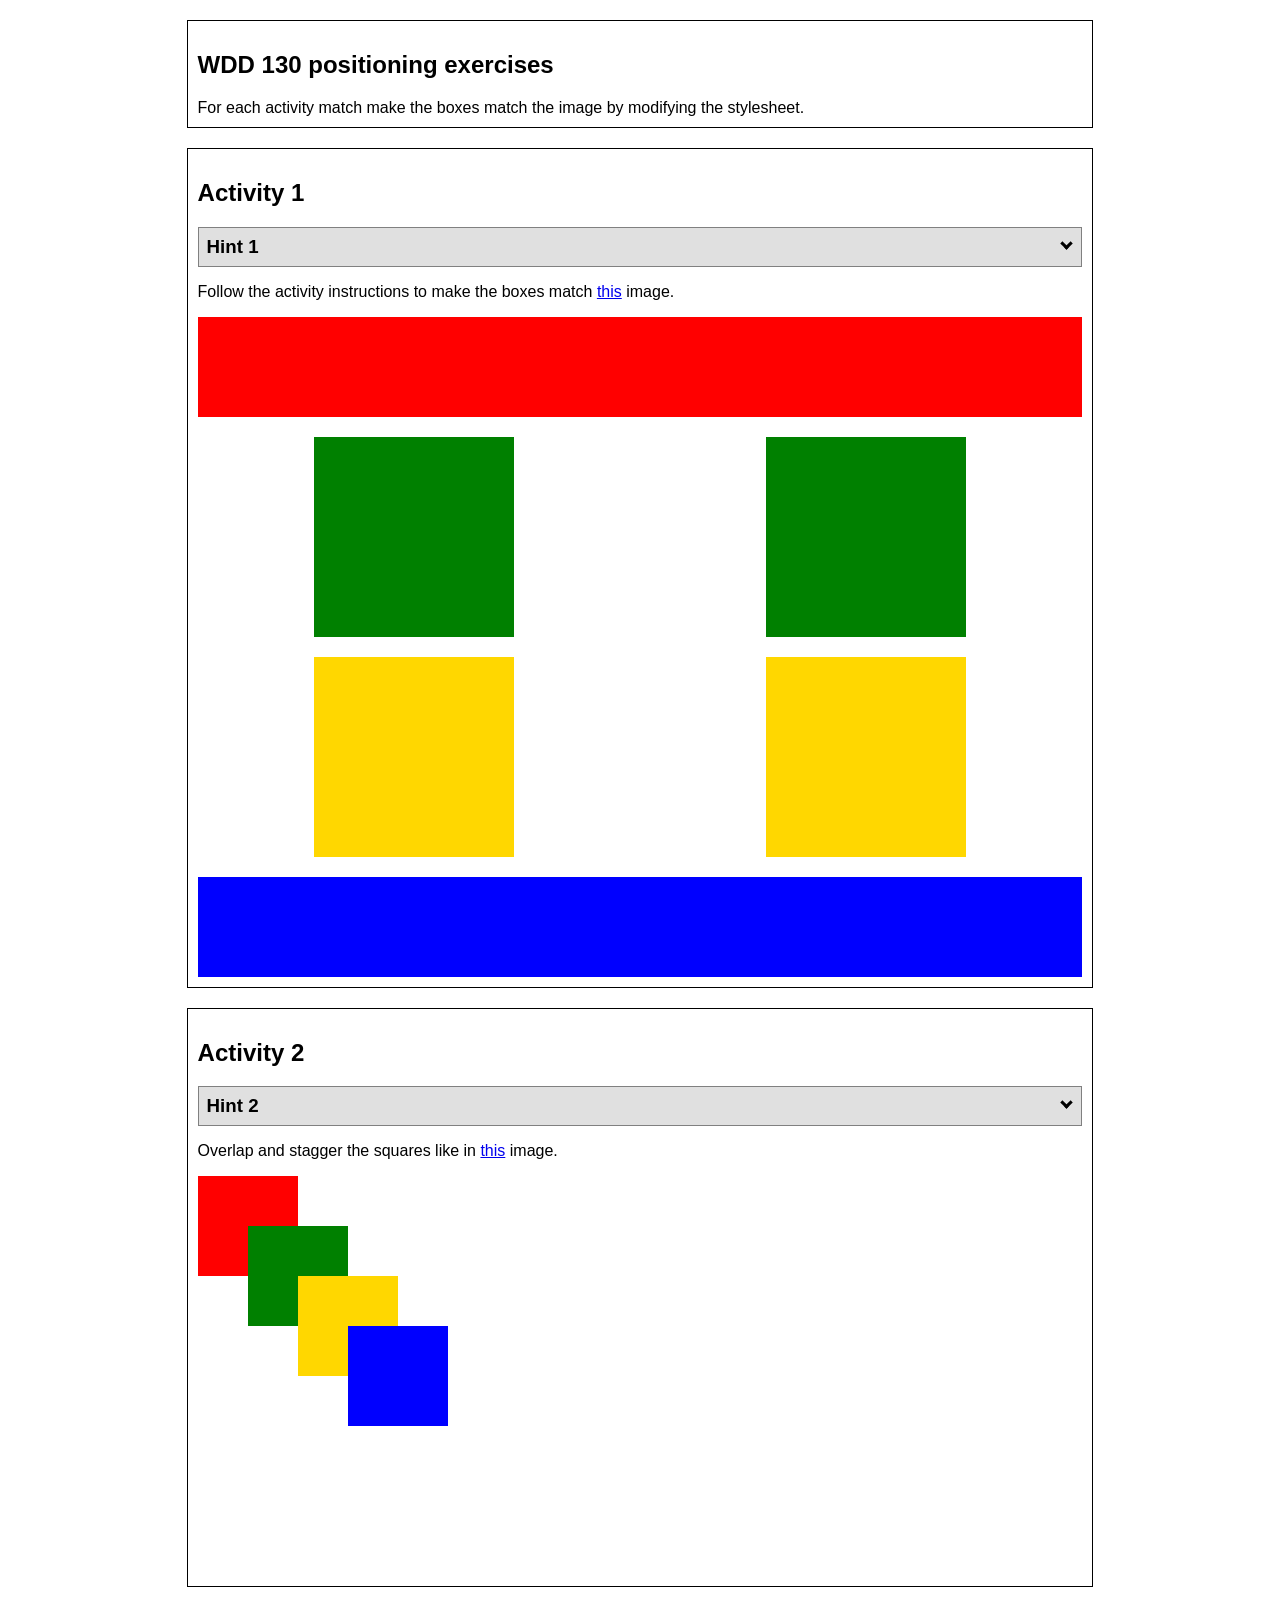
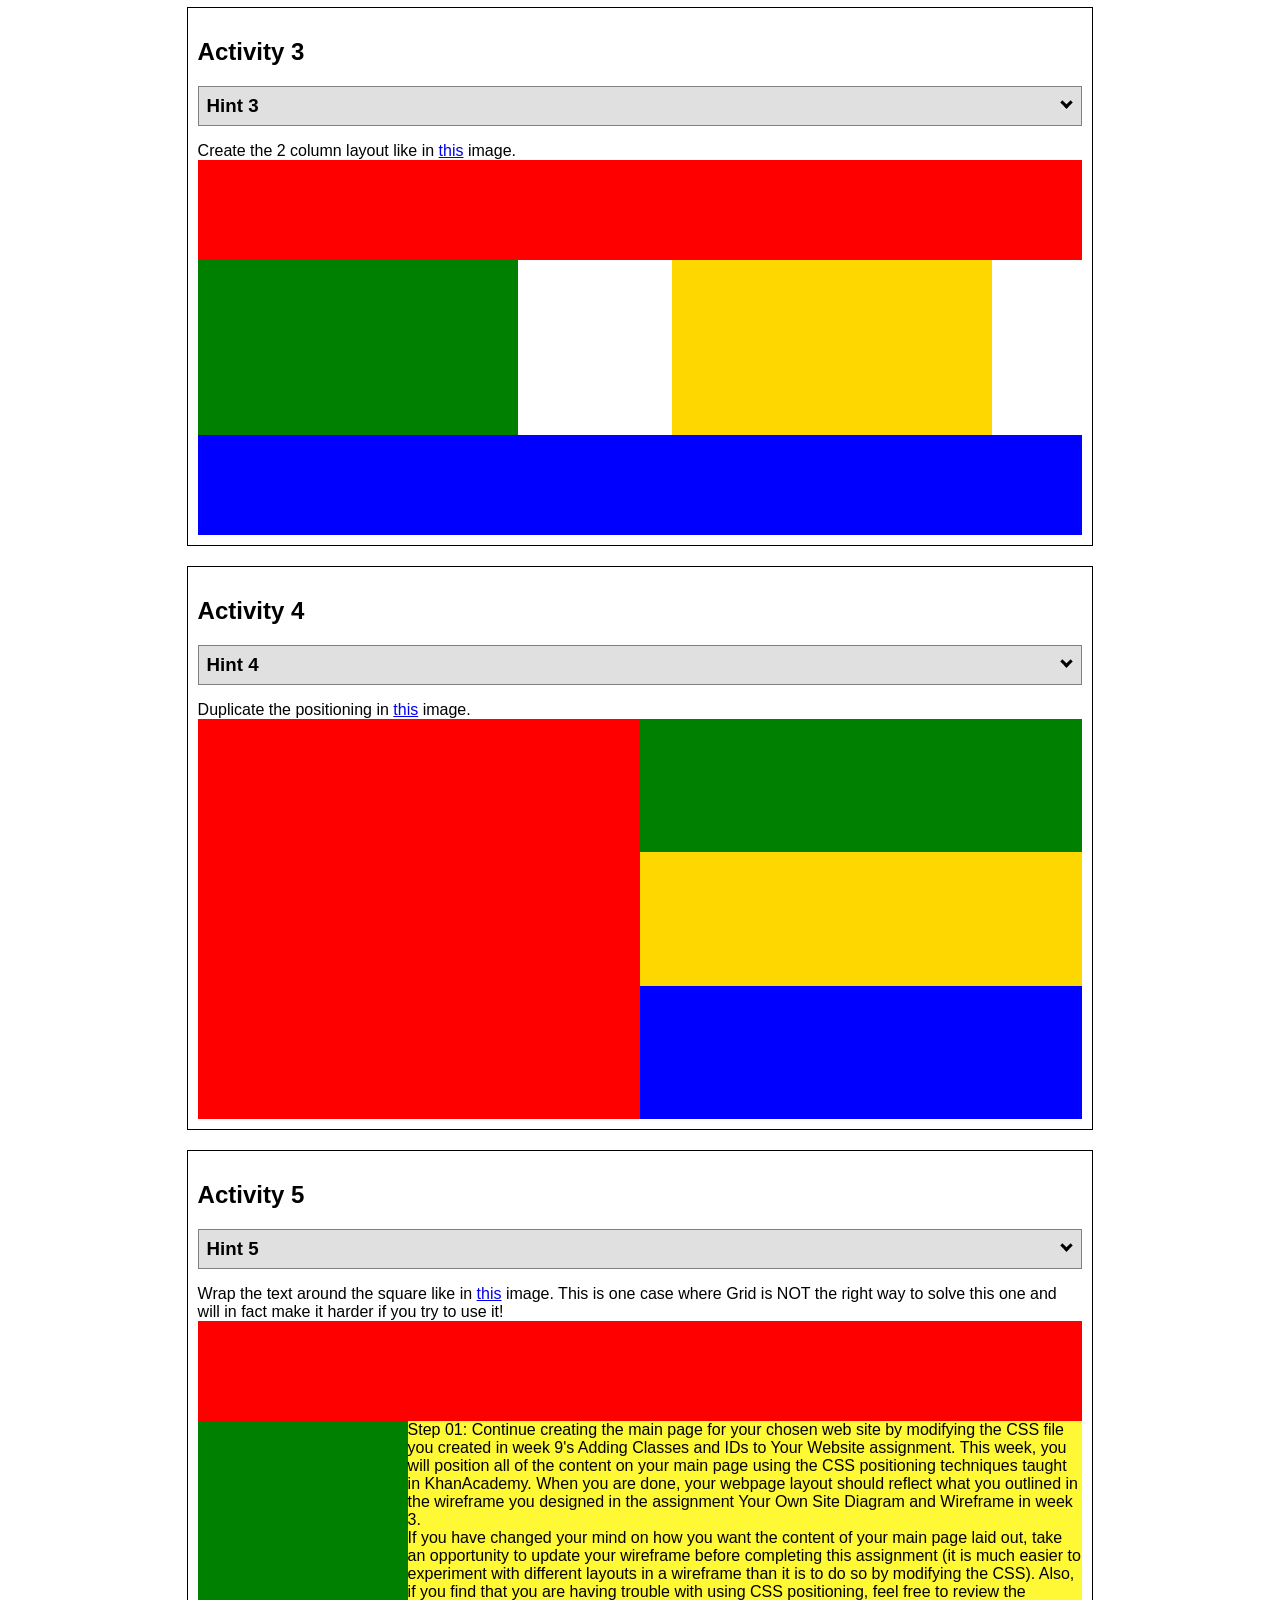
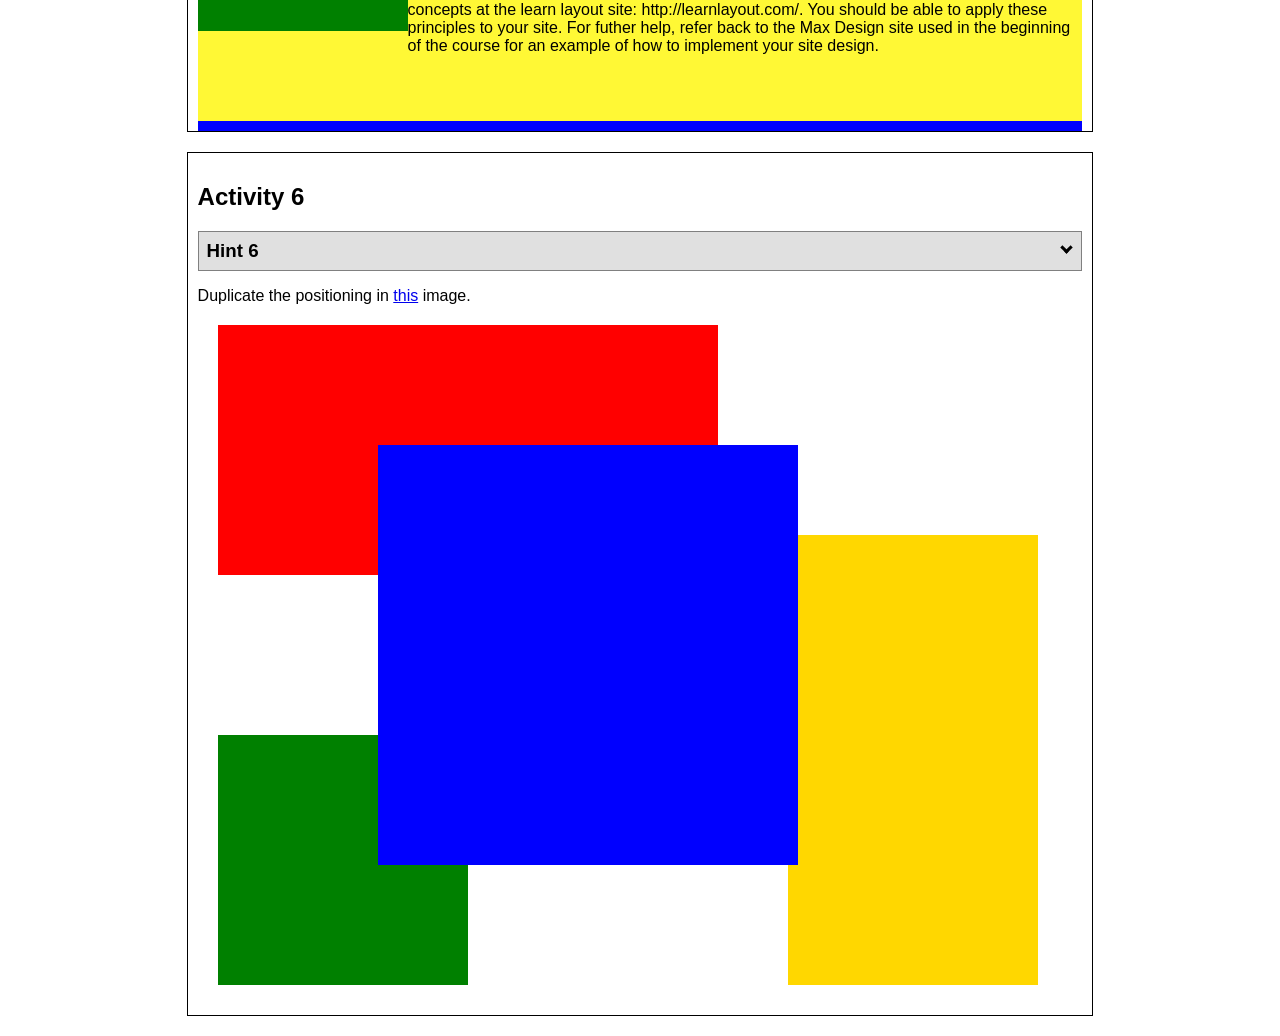
<file: ice/positioning/positioning.html>
<!DOCTYPE html>
<html lang="en">
  <head>
    <!-- HTML - Name: positioning.html -->
    <title>Positioning Activity</title>
    <link rel="stylesheet" type="text/css" href="positionstyles.css" />
  </head>
  <body>
    <div class="activity">
      <h2>WDD 130 positioning exercises</h2>
      For each activity match make the boxes match the image by modifying the stylesheet.</div>
    <div class="activity">
      <h2>Activity 1</h2>
      <section class="hint"><input type="checkbox" ><i></i> <h3>Hint 1</h3><div><p>Use the activity instructions for the firt activity</a></p></div></section>
      <p>Follow the activity instructions to make the boxes match  <a href="images/example1.png" target="_blank">this</a> image.</p>
      <div class="content1" >
        <div class="red1" ></div>
        <div class="green1" ></div>
        <div class="green1" ></div>
        <div class="yellow1"></div>
        <div class="yellow1"></div>
        <div class="blue1"></div>
      </div>
    </div>
    <div class="activity">
      <h2>Activity 2</h2>
      <section class="hint"><input type="checkbox" > <h3>Hint 2</h3><i></i><div>
      <ul>
      <li>grid-template-columns: 50px 50px 50px 50px 50px </li></ul></div></section>
      <p>Overlap and stagger the squares like in <a href="images/example2.png" target="_blank">this</a> image.</p>
      <div class="content2" >
        <div class="red2" ></div>
        <div class="green2" ></div>
        <div class="yellow2"></div>
        <div class="blue2"></div>
      </div>
    </div>
    <div class="activity">
      <h2>Activity 3</h2>
      <section class="hint"><input type="checkbox" > <h3>Hint 3</h3><i></i><div><p>This one is going to be best solved with CSS Grid. Remember to make the boxes the right width first...then start moving them around. </p><h4>Properties used:</h4><ul><li>display:grid;</li><li>grid-template-columns:</li><li>grid-column-gap:</li>
        <li>grid-column:</li>  </ul></div></section>
      Create the 2 column layout like in <a href="images/example3.png" target="_blank">this</a>  image.
      <div class="content3" >
        <div class="red3" ></div>
        <div class="green3" ></div>
        <div class="yellow3"></div>
        <div class="blue3"></div>
      </div>
    </div>
    <div class="activity">
      <h2>Activity 4</h2>
      <section class="hint"><input type="checkbox" > <h3>Hint 4</h3><i></i><div><p>For the others we have been primarily concerned with width. For this one you will need to adjust height as well. </p><h4>Properties used:</h4><ul><li>display:grid;</li><li>grid-template-columns:</li><li>grid-row:</li></ul></div></section>
      Duplicate the positioning in <a href="images/example4.png" target="_blank">this</a> image. 
      <div class="content4" >
        <div class="red4" ></div>
        <div class="green4" ></div>
        <div class="yellow4"></div>
        <div class="blue4"></div>
      </div>
    </div>

    <div class="activity">
      <h2>Activity 5</h2>
      <section class="hint"><input type="checkbox" > <h3>Hint 5</h3><i></i><div><p>Grid is <strong>not</strong> the right way to do this.  In fact there is only one way to really do that...and that is with float. Remember that we float the thing we want the text to wrap around.  Also remember to start by making all the shapes the right size and shape.</p><h4>Properties used:</h4><ul><li>float: left;</li></ul></div></section>
      Wrap the text around the square like in <a href="images/example5.png" target="_blank">this</a> image. This is one case where Grid is NOT the right way to solve this one and will in fact make it harder if you try to use it!
      <div class="content5" >
        <div class="red5" ></div>
        <div class="green5" ></div>
        <div class="yellow5">Step 01: Continue creating the main page for your chosen web site by modifying the CSS file you created in week 9's Adding Classes and IDs to Your Website assignment. This week, you will position all of the content on your main page using the CSS positioning techniques taught in KhanAcademy. When you are done, your webpage layout should reflect what you outlined in the wireframe you designed in the assignment Your Own Site Diagram and Wireframe in week 3. <br />
          If you have changed your mind on how you want the content of your main page laid out, take an opportunity to update your wireframe before completing this assignment (it is much easier to experiment with different layouts in a wireframe than it is to do so by modifying the CSS). Also, if you find that you are having trouble with using CSS positioning, feel free to review the concepts at the learn layout site: http://learnlayout.com/. You should be able to apply these principles to your site. For futher help, refer back to the Max Design site used in the beginning of the course for an example of how to implement your site design.</div>
        <div class="blue5"></div>
      </div>
    </div>
    <div class="activity">
      <h2>Activity 6</h2>
      <section class="hint"><input type="checkbox" > <h3>Hint 6</h3><i></i><div><p>This one is all about visualizing the grid behind the layout. If you are having a hard time doing that first: all the sizes are even multiples of 100, and second here is another example with the lines drawn: <a href="images/example6-hint.png" target="_blank">example 6 with lines</a>. For this one you will find it easiest if you use px for the column width. You can also use <kbd>z-index</kbd> to control the element layering.    </p><h4>Properties used:</h4><ul><li>display:grid;</li><li>grid-template-columns:</li><li>grid-column:</li><li>grid-row:</li><li><a href="https://www.w3schools.com/cssref/pr_pos_z-index.asp" target="_blank">z-index:</a></li></ul></div></section>
      Duplicate the positioning in <a href="images/example6.png" target="_blank">this</a> image.
      <div class="content6" >
        <div class="red6" ></div>
        <div class="green6" ></div>
        <div class="yellow6"></div>
        <div class="blue6"></div>
      </div>
    </div>
  </body>
</html>
</file>
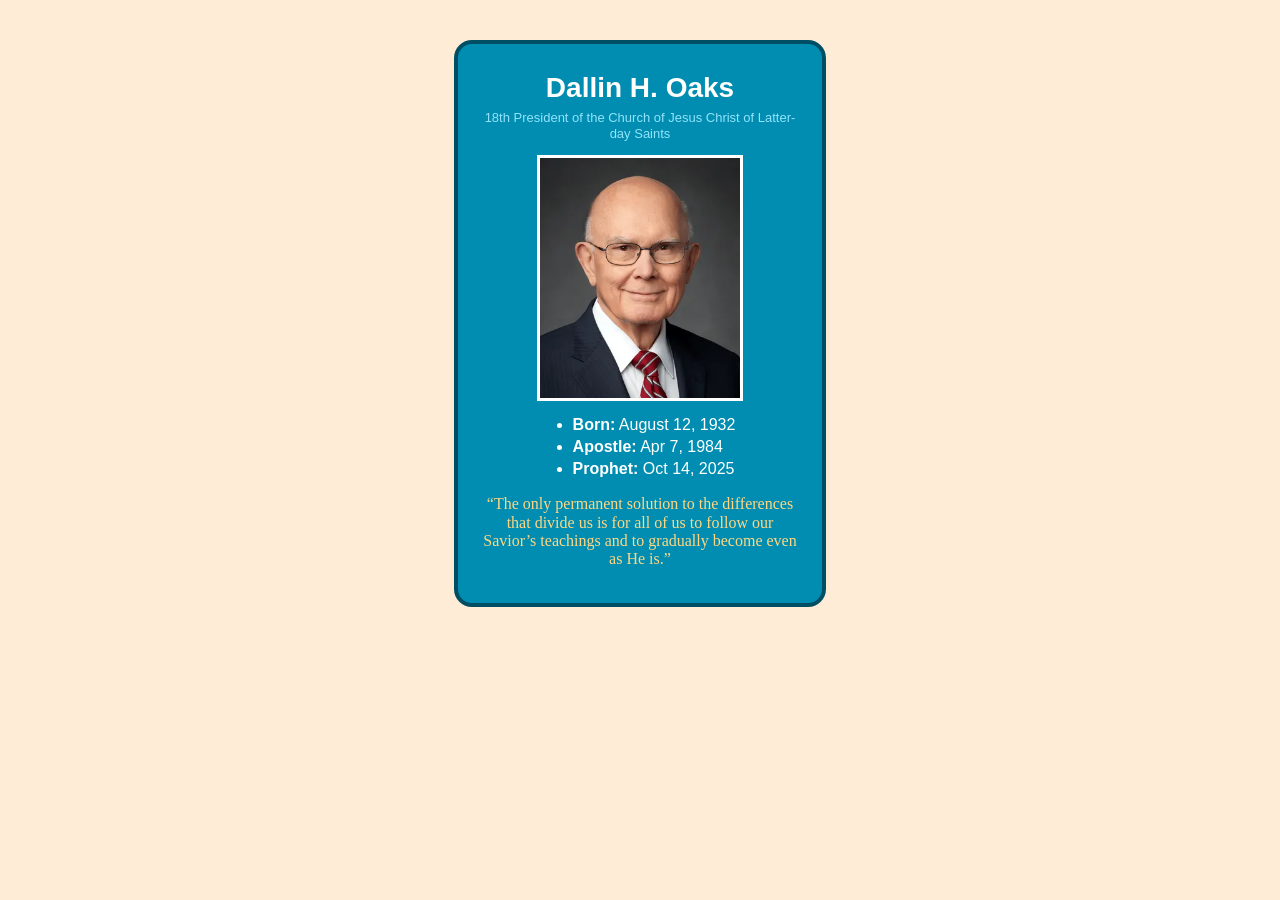
<file: ice/prophet_cards /oaks.html>
<!DOCTYPE html>
<html lang="en">
<head>
    <meta charset="UTF-8">
    <meta name="viewport" content="width=device-width, initial-scale=1.0">
    <title>Dallin H. Oaks</title>
    <style>
    body {
  margin: 0;
  background-color: #FFECD7;
  font-family: Helvetica, Arial, sans-serif;
  display: flex;
  justify-content: center;
  padding: 40px;
}

.card {
  background-color: #008DB1;
  border: 4px solid #004E63;
  border-radius: 18px;
  width: 320px;
  padding: 22px 22px 18px;
  text-align: center;
}

.card h1 {
  color: #FFFFFE;
  font-size: 28px;
  margin: 6px 0 6px;
  font-weight: 700;
}

.subtitle {
  color: #91E4FB;
  font-size: 13px;
  line-height: 1.2;
  text-decoration: none;
  display: block;
  margin-bottom: 14px;
}

.subtitle:hover {
  text-decoration: underline;
}

.card img {
  display: block;
  margin: 0 auto 14px;
  width: 200px;
  border: 3px solid #FFFFFE;
}

.card ul {
  line-height: 1.25;
  color: #FFFFFE;
  text-align: left;
  width: fit-content;
  margin: 0 auto 12px;
  padding-left: 28px;
}
.card li {
    margin: 2px 0;
}

.quote {
  color: #FFD783;
  font-family: "Brush Script MT", "Nanum Brush Script", cursive;
  margin-top: 14px 0 0;
  font-size: 16px;
  line-height: 1.15;
}   
    </style>
</head>
<body>
    <div class="card">
        <h1>Dallin H. Oaks</h1>
        <a class="subtitle" href="https://www.churchofjesuschrist.org" target="_blank">
            18th President of the Church of Jesus Christ of Latter-day Saints
        </a>
<img src="images/oaks.webp" alt="Dallin H. Oaks">

<ul>
    <li><strong>Born:</strong> August 12, 1932</li>
    <li><strong>Apostle:</strong> Apr 7, 1984</li>
    <li><strong>Prophet:</strong> Oct 14, 2025</li>
</ul>
<p class="quote">
    “The only permanent solution to the differences that divide us is for all of us to follow our Savior’s teachings and to gradually become even as He is.”
</p>
</div>
</body>
</html>
</file>
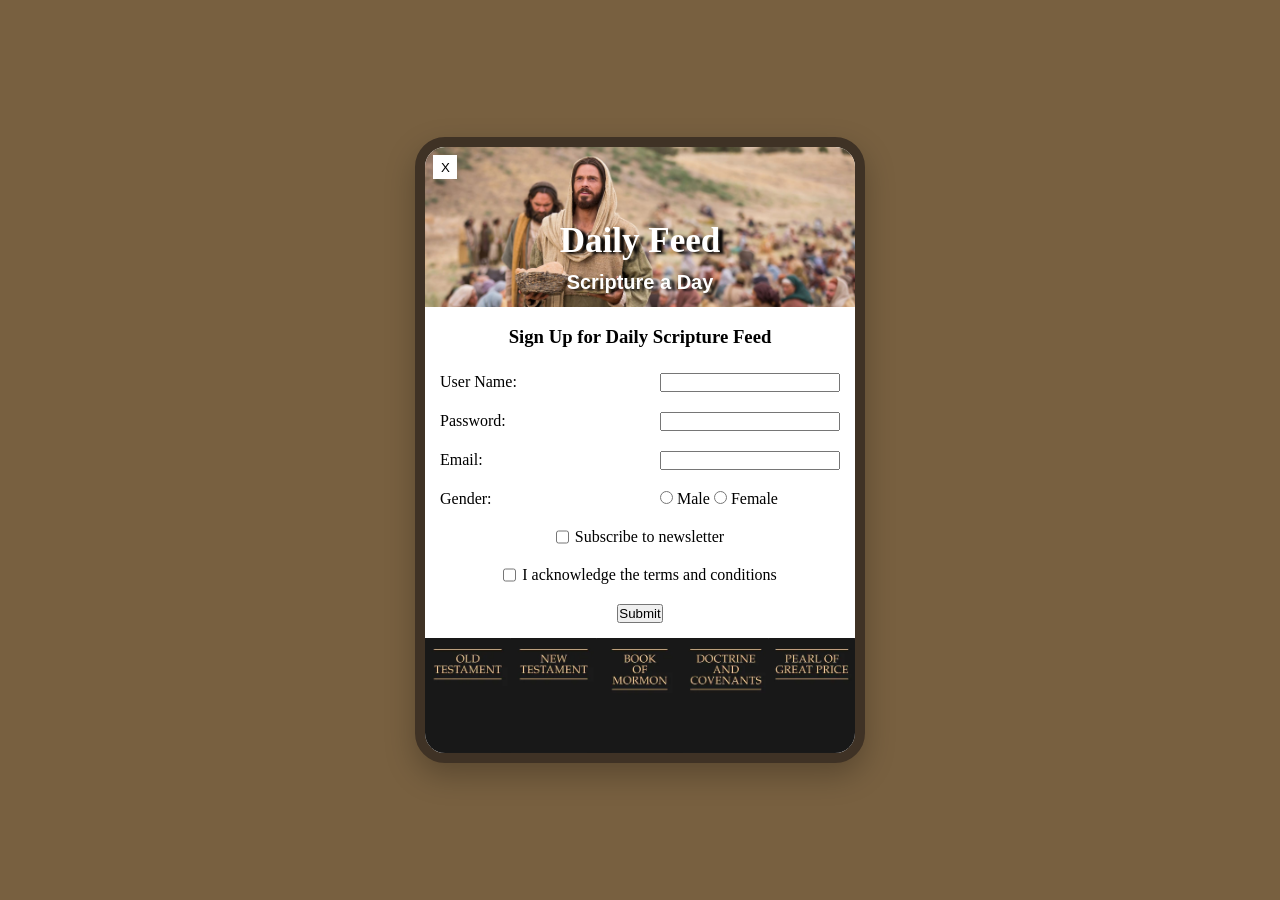
<file: ice/signup/signup.html>
<!DOCTYPE html>
<html lang="en">

<head>
    <meta charset="UTF-8">
    <meta name="viewport" content="width=device-width, initial-scale=1.0">
    <title>Daily Feed Sign Up</title>

    <style>
       *{
    margin:0;
    padding:0;
    box-sizing:border-box;
}

body{
    background: rgb(120,96,64);
    display:flex;
    justify-content:center;
    align-items:center;
    position:absolute;
    width:100%;
    height:100%;
    font-family: Georgia, serif;
}

#formContainer{
    width:450px;
    background:white;
    border-radius:30px;
    overflow:hidden;
    border:10px solid #3f3225;
    box-shadow: 0 12px 30px rgba(0,0,0,.25);
}


.header{
    position:relative;
}

.header img{
    width:100%;
    height:160px;
    object-fit:cover;
    object-position: center 20%;
}

.headerText{
    position:absolute;
    top:70%;
    left:50%;
    transform:translate(-50%,-50%);
    color:white;
    text-align:center;
    text-shadow: 5px 2px 3px #000000;
}

.headerText h1{
    font-size:35px;
    font-family:Cambria, Cochin, Georgia, Times, 'Times New Roman', serif
}

.headerText h2{
    font-size:20px;
    padding: 10px;
    font-family:'Franklin Gothic Medium', 'Arial Narrow', Arial, sans-serif
}

#closeBtn{
    position:absolute;
    top:8px;
    left:8px;
    background:white;
    border:none;
    width: 24px;
    height: 24px;
    padding:5px 8px;
    cursor:pointer;
}


form{
    padding:15px;
    display:grid;
    grid-template-columns:200px 1fr;
    gap:20px;
}

form h3{
    grid-column:1/3;
    text-align:center;
    margin-bottom:5px;
}


section{
    grid-column:1/3;
    display:flex;
    justify-content: center;
    gap:6px;
}



.scriptures{
    display:grid;
    grid-template-columns:repeat(5,1fr);
}

.scriptures img{
    width:100%;
}


    



</style> 




</head>


<body>
    
    <div id="formContainer">
<div class="header">
<button type="button" id="closeBtn">X</button>

<img src="images/jesus_feeds_5000.jpeg" alt="Christ">

<div class="headerText">
<h1>Daily Feed</h1>
<h2>Scripture a Day</h2>
</div>

</div>
       
       
        <form id="myForm">
            <h3>Sign Up for Daily Scripture Feed</h3>
            <label for="username">User Name:</label>
            <input type="text" id="username" name="username" required>

            <label for="password">Password:</label>
            <input type="password" id="password" name="password" required>

            <label for="email">Email:</label>
            <input type="email" id="email" name="email" required>

            <label>Gender:</label>
            <div>
                <input type="radio" id="male" name="gender" value="male" required>
                <label for="male">Male</label>
                <input type="radio" id="female" name="gender" value="female" required>
                <label for="female">Female</label>
            </div>

            <section>
                <input type="checkbox" id="newsletter" name="newsletter">
                <label for="newsletter">Subscribe to newsletter</label>
            </section>

            <section>
                <input type="checkbox" id="conditions" name="conditions" required>
                <label for="conditions">I acknowledge the terms and conditions</label>
            </section>

            <section>
                <button type="submit">Submit</button>
            </section>
        </form>
        <div class="scriptures">
<img src="images/old_testament.webp">
<img src="images/new_testament.webp">
<img src="images/book_of_mormon.webp">
<img src="images/doctrine_and_covenants.webp">
<img src="images/pearl_of_great_price.webp">
</div>
    </div>

    <div id="output"></div>

    <script>
        // Here is some Javascript to start looking forward to wdd131
        document.getElementById("closeBtn").addEventListener("click", function () {
            document.getElementById("formContainer").style.display = "none";
         });
        const form = document.getElementById('myForm');
        const output = document.getElementById('output');

        form.addEventListener('submit', function (event) {
            event.preventDefault(); // Stop form from actually submitting

            const formData = new FormData(form);
            const entries = [];

            for (const [key, value] of formData.entries()) {
                if (key == "password") {
                    entries.push(`<strong>${key}</strong>: ${value} (you should probably encrypt the password)`);
                } else {
                    entries.push(`<strong>${key}</strong>: ${value}`);
                }
            }

            output.innerHTML = `
            <br>  
            <h3>Here is the data that would be sent to the server:</h3>
            <ul>
                ${entries.map(item => `<li>${item}</li>`).join('')}
            </ul>
            `;
                });
    </script>

</body>

</html>
</file>
<file: styles/styles.css>
*,
*::before,
*::after {
  box-sizing: border-box;
}

html {
  scroll-behavior: smooth;
}

body {
  margin: 0;
  font-family: 'Montserrat', sans-serif;
  background-color: #f6f5f1;
  color: #606e64;
  line-height: 1.5;
}


img {
  max-width: 100%;
  display: block;
}

#wrapper {
  width: 100%;
}

#content {
  max-width: 1200px;
  margin: 0 auto;
}

header {
  position: sticky;
  top: 0;
  z-index: 100;
  background: rgba(20, 30, 13, 0.88);
  backdrop-filter: blur(10px);
  border-bottom: 1px solid rgba(255, 255, 255, 0.08);
}

nav {
  max-width: 1200px;
  margin: 0 auto;
  padding: 14px 18px;
  display: flex;
  align-items: center;
  justify-content: center;
  gap: 26px;
}

nav a {
  color: rgba(255, 255, 255, 0.92);
  text-decoration: none;
  font-weight: 650;
  letter-spacing: 0.2px;
  padding: 10px 12px;
  border-radius: 999px;
  transition: opacity 0.18s ease, background-color 0.18s ease,
    transform 0.18s ease;
}

nav a:hover {
  opacity: 1;
  background-color: rgba(255, 255, 255, 0.12);
  transform: translateY(-1px);
}

nav a:active {
  transform: translateY(0px);
}


#hero {
  position: relative;
  min-height: 520px;

  display: flex;
  align-items: center;
  justify-content: center;

  
  background-image:
    linear-gradient(rgba(0, 0, 0, 0.35), rgba(0, 0, 0, 0.35)),
    url("../images/laptop-mockup-minimalistic-villa-backdrop_36897-3100.avif");
  background-size: cover;
  background-position: center;

  border-radius: 18px;
  overflow: hidden;

  margin: 26px auto 10px;
  max-width: 1200px;
}


.hero-logo {
  position: absolute;
  top: -20px;
  left: 20px;
  margin: -30px;

  display: flex;
  justify-content: center;
  align-items: center;
    
  box-shadow: 0 20px 30px rgba(0, 0, 0, 0.25);
}

.hero-logo img {
    border-radius: 100%;
    height: 300px;
  }


.hero-content {
  text-align: center;
  padding: 28px 34px;

  background: rgba(255, 255, 255, 0.12);
  backdrop-filter: blur(7px);

  border: 1px solid rgba(255, 255, 255, 0.26);
  border-radius: 16px;

  box-shadow: 0 18px 35px rgba(0, 0, 0, 0.22);
}

.hero-content h1 {
  margin: 0;
  font-size: 46px;
  font-family:'Playfair Display', serif;
  letter-spacing: 0.3px;
  color: #ffffff;
  text-shadow: 0 10px 22px rgba(0, 0, 0, 0.35);
}

.hero-content p {
  margin: 10px 0 0;
  font-size: 18px;
  color: rgba(255, 255, 255, 0.92);
}

.hero-btn {
  display: inline-block;
  margin-top: 18px;
  padding: 12px 18px;

  background: rgba(235, 228, 228, 0.9);
  color: #1f2a13;

  border-radius: 999px;
  text-decoration: none;
  font-weight: 650;

  border: 1px solid rgba(0, 0, 0, 0.06);
  transition: transform 0.18s ease, background-color 0.18s ease;
}

.hero-btn:hover {
  transform: translateY(-2px);
  background-color: #ffffff;
}

.hero-btn:active {
  transform: translateY(0px);
}


.home-grid {
  max-width: 1200px;
  margin: 34px auto 70px;
  padding: 0 18px;

  display: grid;
  grid-template-columns: repeat(3, 1fr);
  gap: 24px;
}

#projects-preview {
    width: 90%;
    margin: 70px auto;
    text-align: center;
    font-family:'Cormorant Garamond', serif;
}

#projects-preview h2 {
    font-size: 2.2rem;
    margin-bottom: 10px;
    color: #5e6b57;
}

.section-intro {
    max-width: 700px;
    margin: 0 auto 40px;
    line-height: 1.6;
    font-size: 1rem;
    color: #6b5f58;
}

.project-grid {
    display: grid;
    grid-template-columns: repeat(3, 1fr);
    gap: 30px;
}

.project-card {
    background-color: #f6f0e9;
    border-radius: 18px;
    padding: 25px;
    box-shadow: 0 6px 18px rgba(0, 0, 0, 0.08);
    transition: 0.3s ease;
}

.project-card:hover {
    transform: translateY(-8px);
}

.project-card img {
    width: 100px;
    height: 100px;
    object-fit: cover;
    
}

.project-card h3 {
    color: #5e6b57;
    margin-bottom: 12px;
}

.project-card p {
    line-height: 1.6;
    font-size: 0.95rem;
    margin-bottom: 20px;
    color: #5a514b;
}

.project-btn {
    display: inline-block;
    text-decoration: none;
    background-color: #5e6b57;
    color: white;
    padding: 10px 20px;
    border-radius: 25px;
    font-weight: bold;
    transition: 0.3s ease;
}

.project-btn:hover {
    background-color: #7a8872;
}

#featured-work {
    width: 90%;
    margin: 70px auto;
    display: grid;
    grid-template-columns: 2fr 1fr;
    gap: 30px;
    align-items: center;
}

.featured-text {
    background-color: #fff;
    padding: 30px;
    border-radius: 18px;
    font-family:'Playfair', serif;
}

.featured-text h2 {
    color: #5e6b57;
    margin-bottom: 15px;
}

.featured-text p {
    line-height: 1.7;
    color: #5a514b;
    font-family:'Cormorant Garamond', serif;
}

.featured-box {
    background-color: #e9dfd2;
    padding: 30px;
    border-radius: 18px;
}

.featured-box h3 {
    color: #5e6b57;
    margin-bottom: 15px;
    font-family:'Playfair', serif;
}

.featured-box ul {
    padding-left: 20px;
    line-height: 1.9;
    color: #5a514b;
    font-family:'Cormorant Garamond', serif;
}


.card {
  background: #ffffff;
  border-radius: 18px;
  overflow: hidden;

  border: 1px solid rgba(0, 0, 0, 0.06);
  box-shadow: 0 14px 26px rgba(0, 0, 0, 0.08);

  transition: transform 0.2s ease, box-shadow 0.2s ease;
}

.card:hover {
  transform: translateY(-7px);
  box-shadow: 0 22px 44px rgba(0, 0, 0, 0.12);
}

.card img {
  width: 100%;
  height: 230px;
  object-fit: cover;
}

.card h3 {
  margin: 14px 16px 18px;
  font-size: 18px;
  letter-spacing: 0.2px;
}

.card p {
  margin: 0 16px 18px;
  color: rgba(31, 42, 19, 0.75);
}


.card:hover img {
  transform: scale(1.02);
  transition: transform 0.2s ease;
}

.card-img {
  width: 100%;
  height: 230px;
  object-fit: cover;
  border-radius: 0;
  border: 0;
}


footer {
  background: rgba(20, 30, 13, 0.92);
  color: rgba(255, 255, 255, 0.9);
  padding: 22px 18px;
}

footer .footer-inner {
  max-width: 1200px;
  margin: 0 auto;

  display: flex;
  justify-content: space-between;
  align-items: center;
  gap: 18px;
  flex-wrap: wrap;
}

footer a {
  color: rgba(255, 255, 255, 0.92);
  text-decoration: none;
}

footer a:hover {
  text-decoration: underline;
}

footer .social {
  display: flex;
  gap: 12px;
  align-items: center;
}

footer .social img {
  width: 28px;
  height: 28px;
  opacity: 0.92;
  transition: transform 0.18s ease, opacity 0.18s ease;
}

footer .social img:hover {
  transform: translateY(-2px);
  opacity: 1;
}


@media screen and (max-width: 1000px) {
  .home-grid {
    grid-template-columns: repeat(2, 1fr);
  }

  #hero {
    min-height: 460px;
    margin: 20px 12px 10px;
  }

  .hero-content h1 {
    font-size: 40px;
  }
}

@media screen and (max-width: 650px) {
  nav {
    justify-content: center;
    flex-wrap: wrap;
    gap: 10px;
    padding: 12px 12px;
  }

  nav a {
    padding: 9px 10px;
  }

  .home-grid {
    grid-template-columns: 1fr;
  }

  #hero {
    min-height: 420px;
    border-radius: 14px;
  }

  .hero-logo {
    width: 64px;
    height: 64px;
  }

  .hero-content {
    padding: 22px 18px;
    margin: 0 14px;
  }

  .hero-content h1 {
    font-size: 34px;
  }

  .hero-content p {
    font-size: 16px;
  }
}
</file>
<file: wwr/styles/styles.css>
#content {
    
    max-width: 1600px;
    margin: 0 auto;
}

body {
    background-color: #ffffff;
    color: #1f2a13;
    font-size: 22px;
    margin: 0;
    padding: 0;
}

h2 {
    margin: 0;
}


header {
    background-color: rgba(20, 30, 13, 0.7);
    display: grid;
    grid-template-columns: 150px auto;
}

#logo_link {
    padding-top: 5px;
    justify-self: center;
    align-self: center;
}

.logo {
    width: 80px;
    padding-top: 5px;
}


nav {
    display: flex;
    justify-content: space-around;
    align-content: center;
}

nav a {
    text-align: center;
    color: #ffffff;
    text-decoration: none;
    padding: 35px;
    display: block; }

nav a:hover {
    background-color: #f4e3b8;
    color: #1f2a13;
}


#hero {
    display: grid;
    grid-template-columns: 1fr 3fr 1fr;
    margin-top: -100px;
}

#hero-box {
    grid-column: 1/4;
    grid-row: 1/3;
    z-index: -1;
}

#hero-img {
    width: 100%;
}

#hero-msg {
    grid-column: 2/3;
    grid-row: 1/2;
    margin-top: 100px;
}

#hero-msg h1,
#hero-msg h4 {
    text-align: center;
    color: #ffffff;
}

.home-title {
    margin-top: 10px;
}


.button-box {
    text-align: center;
}

.book,
.join {
    background-color: #f9eb96;
    color: #1f2a13;
    text-decoration: none;
    padding: 15px 30px;
    margin-top: 50px;
    border-radius: 5px;
    display: inline-block;
}

.book:hover,
.join:hover {
    background-color: #d9c2a3;
    color: #000000;
}


.home-grid {
    display: grid;
    grid-template-columns: repeat(10, 1fr);
    gap: 50px;
}


.rivers-card,
.camping-card,
.rapids-card {
    text-align: center;
    margin-top: 50px;
}

.rivers-card {
    grid-column: 2/4;
    grid-row: 2/3;
}

.camping-card {
    grid-column: 5/7;
    grid-row: 2/3;
}

.rapids-card {
    grid-column: 8/10;
    grid-row: 2/3;
}

.card-img,
.mountains {
    border: 10px solid #d4ddbb;
    width: 100%;
    box-sizing: border-box;
}
.card-img {
    border: 10px solid #d9c2a3;
    transition: transform .5s;
    box-shadow: 5px 5px 10px #1f2a13;
}
.card-img:hover {
    opacity: .6;
    transform: scale(1.1);
}


#background {
    height: 725px;
    background-color: #d4ddbb;
    grid-column: 1/11;
    grid-row: 4/9;
}

/* Mountains image placement */
.mountains {
    grid-column: 2/7;
    grid-row: 5/8;
    box-shadow: 5px 5px 10px #1f2a13;
}

/* Message box placement */
.msg {
    background-color: rgba(20, 30, 13, 0.7);
    line-height: 1.5em;
    padding: 35px;
    grid-column: 6/10;
    grid-row: 6/7;
    box-shadow: 5px 5px 10px #1f2a13;
}

.msg h2 {
    color: #ffffff;
}

.msg p {
    color: #ffffff;
    padding-bottom: 15px;
}


footer {
    background-color: rgba(20, 30, 13, 0.7);
    color: #ffffff;
    display: flex;
    justify-content: space-around;
    align-items: center;
    padding: 25px 50px;
    margin-top: 200px;
}

footer a {
    color: #ffffff;
    text-decoration: none;
}

footer a:hover {
    text-decoration: underline;
}

footer .social img {
    padding-top: 15px;
}

@media screen and (max-width: 900px) {
    #hero, .home-grid {
        display: block;
        height: auto;
    }
    nav, footer {
        flex-direction: column;
    }
    nav a {
        display: block;
        padding: 15px;
    }
    #hero {
        margin-top: 0;
    }
    #hero-msg {
        margin-top: 0;
    }
    #hero-msg h4 {
        display: none;
    }
    #hero-msg h1 {
        color: #d9c2a3;
    }
    .home-title {
        font-size: 25px;
    }
    .rivers-card, .camping-card, .rapids-card { 
        margin: 50px auto;
        width: 60%;
    }
    #background {
        display: none;
    }
    .mountains, .msg {
        width: 80%;
        display: block;
        margin: 0 auto;
    }
    footer {
        margin-top: 25px;
    }
}
</file>
<file: ice/valentines/styles/styles.css>
body{
  margin: 0;
  background: #f6f0f1;
  font-family: "EB Garamond", serif;
  color: #6f3a44;
  text-align: center;
}


nav{
  background: #e6c9cf;
  padding: 10px 0;
  display: flex;
  justify-content: space-around;
  font-style: italic;
  font-size: 16px;
}

nav a{
  text-decoration: none;
  color: #6f3a44;
}


main{
  width: min(900px, 92%);
  margin: 0 auto;
  padding: 10px 0 25px;
}


h1{
  margin: 18px 0 14px;
  font-family: "Dancing Script", cursive;
  font-size: 64px;
  color: #7b1f2e;
  font-weight: 600;
}


.hero-img{
  width: 420px;
  height: auto;
  border-radius: 28px;
  border: 6px solid #7b1f2e;
  display: block;
  margin: 0 auto 18px;
  background: #fff;
}


.box{
  background: #e9d6da;
  border: 4px solid #7b1f2e;
  border-radius: 10px;
  padding: 18px 22px;
  margin: 18px auto;
}


.box h2{
  margin: 0 0 10px;
  font-family: "Dancing Script", cursive;
  font-size: 34px;
  color: #7b1f2e;
  font-weight: 600;
}


.box p{
  margin: 0;
  font-style: italic;
  font-size: 14px;
  line-height: 1.6;
}


footer{
  background: #7b1f2e;
  color: #fff;
  padding: 10px 0;
  margin-top: 14px;
  font-size: 13px;
}
</file>
<file: ice/favorite_devo/styles/styles.css>
body {
  margin: 0;
  min-height: 100vh;
  font-family: Arial, sans-serif;
  background: linear-gradient(to bottom, #ffffff, #000000);
  background-repeat: no-repeat;
  background-attachment: fixed;
}

.devo-form {
  margin-top: 40px;
  background-color: #fff;
  padding: 25px;
  border-radius: 10px;
  box-shadow: 0 5px 15px rgba(0,0,0,0.2);
  display: flex;
  flex-direction: column;
  gap: 10px;
}

.devo-form h2 {
  margin-bottom: 10px;
  text-align: center;
}

.devo-form label {
  font-weight: bold;
  text-align: left;
}

.devo-form input {
  padding: 10px;
  border: 1px solid #ccc;
  border-radius: 6px;
}

.devo-form button {
  margin-top: 10px;
  padding: 12px;
  background-color: #4c341f;
  color: white;
  border: none;
  border-radius: 6px;
  font-weight: bold;
  cursor: pointer;
}

.devo-form button:hover {
  background-color: #2e1f12;
}

.container {
  text-align: center;
}

.header {
  padding: 20px 0;
}

.header-image {
  background-image: url('../images/icenter.png');
  background-repeat: no-repeat;
  background-position: center;
  background-size: contain;
  height: 250px;
  display: flex;
  flex-direction: column;
  justify-content: center;
  color: white;
}

.header-image h1 {
  margin: 0;
  line-height: 1.2;
  font-size: 3.5em;
  font-weight: bold;
  text-shadow: 2px 2px 4px rgba(0, 0, 0, 0.7);
  background: #00000055;
}

.content-box {
  background-color: rgb(7, 2, 2);
  margin: 30px auto;
  width: 90%;
  max-width: 1000px;
  padding: 40px;
  box-shadow: 8px 8px 20px rgba(0, 0, 0, 0.25);
}

table {
  width: 100%;
  border-collapse: collapse;
  background-color: #fffaf4;
}

th,
td {
  border: 4px solid #766355;
  padding: 16px;
  text-align: center;
  vertical-align: middle;
}

th {
  background-color: #4c341f;
  color: #f4f4f4;
  font-weight: bold;
}

.devo-img {
  width: 120px;
  height: 150px;
  object-fit: cover;
  border-radius: 8px;
}
</file>
<file: ice/positioning/positionstyles.css>
/* CSS - Name: "positionstyles.css" */
/* Activity 1 styles */
.content1 {
  display: grid;
  grid-template-columns: 1fr 1fr;
  justify-items: center;
  gap: 20px;
}
.red1 { 
  width: 100%; 
  height: 100px; 
  background-color: red; 
  grid-column: 1/3;

} 
.green1 {
  width: 200px; 
  height: 200px; 
  background-color: green; 

} 
.yellow1 {
  width: 200px; 
  height: 200px; 
  background-color: gold; 
} 
.blue1 {
  width: 100%; 
  height: 100px; 
  background-color: blue; 
  grid-column: 1/3;
} 
/* Activity 2 styles */ 
.content2 {
  display: grid;}

.red2 {
  width: 100px; 
  height: 100px; 
  background-color: red; 
} 
.green2 { 
  width: 100px; 
  height: 100px; 
  background-color: green;
  position: relative;
  top: -50px;
  left: 50px
} 
.yellow2 {
  width: 100px; 
  height: 100px; 
  background-color: gold;
  position: relative;
  top: -100px;
  right: -100px; 
} 
.blue2 {
  width: 100px; 
  height: 100px; 
  background-color: blue; 
  position: relative;
  top: -150px;
  right: -150px;
} 
/* Activity 3 styles */ 
.content3 {
  display: grid;
}
.red3 {
  width: 100%; 
  height: 100px; 
  background-color: red; 
  grid-column: 1/3;
} 
.green3 {
  width: 320px; 
  height: 175px; 
  background-color: green;
} 
.yellow3 {
  width: 320px; 
  height: 175px; 
  background-color: gold; 
  left: 32px;
  position: relative;
} 
.blue3 {
  width: 100%; 
  height: 100px; 
  background-color: blue; 
  grid-column: 1/3;
} 
/* Activity 4 styles */ 
.content4 {
  display: grid;
  height: 400px;
}
.red4 {
  width: 100%; 
  height: 100%; 
  background-color: red;
  grid-column: 1;
  grid-row: 1/4;
} 
.green4 {
  width: 100%; 
  height: 100%; 
  background-color: green; 
  grid-column: 2;
} 
.yellow4 {
  width: 100%; 
  height: 100%; 
  background-color: gold;
  grid-column: 2;

} 
.blue4 {
  width: 100%; 
  height: 100%; 
  background-color: blue; 
  grid-column: 2;
} 
/* Activity 5 styles */ 
.content5 {
  display: wrap;
  margin: auto;
  height: 400px;
}
.red5 { 
  width: 100%; 
  height: 100px; 
  background-color: red; 
} 
.green5 { 
  width: 210px; 
  height: 210px; 
  background-color: green;
  float: left;
  margin-bottom: 7px;


} 
.yellow5 {
  width: 100%; 
  height: 300px; 
  background-color: rgb(255, 248, 53);
} 
.blue5 {
  width: 100%; 
  height: 100px; 
  background-color: blue; 
} 
/* Activity 6 styles */ 
.content6 {
  position: relative;
  width: 900px;
  height: 700px;
}

.red6 {
  width: 500px;
  height: 250px;
  background-color: red;
  position: absolute;
  top: 20px;
  left: 20px;
}

.green6 {
  width: 250px;
  height: 250px;
  background-color: green;
  position: absolute;
  bottom: 20px;
  left: 20px;
}

.yellow6 {
  width: 250px;
  height: 450px;
  background-color: gold;
  position: absolute;
  bottom: 20px;
  right: 60px;
}

.blue6 {
  width: 420px;
  height: 420px;
  background-color: blue;
  position: absolute;
  top: 140px;
  left: 180px;
}
  
/* Do not make any changes below here */
.activity {
  width: 70%; 
  margin: 20px auto; 
  font-family: Arial, sans-serif; 
  border: 1px solid black; 
  padding: 10px; 
  clear:both; 
  overflow: auto;
} 

.hint {
  border: 1px solid grey;
  background: #e0e0e0;
  padding: .5em;
  position: relative;
  margin: 1em 0;
}
.hint h3 {
  margin: 0;
}
.hint:hover {
  background: #d0d0d0;
}
.hint > div {
  display: none;
}

.hint input[type=checkbox] {
  position: absolute;
  width: 100%;
  height: 100%;
  opacity: 0;
  z-index: 1;
  cursor: pointer;
}

.hint input[type=checkbox]:checked ~ div {
  display: block;
}

.hint i {
  position: absolute;
  transform: translate(-6px, 0);
  margin-top: 16px;
  right: 10px;
  top: -3px;
}
.hint i:before, .hint i:after {
  content: "";
  position: absolute;
  background-color: black;
  width: 3px;
  height: 9px;
}
.hint i:before {
  transform: translate(2px, 0) rotate(45deg);
}
.hint i:after {
  transform: translate(-2px, 0) rotate(-45deg);
}

.hint input[type=checkbox]:checked ~ i:before {
  transform: translate(-2px, 0) rotate(45deg);
}
.hint input[type=checkbox]:checked ~ i:after {
  transform: translate(2px, 0) rotate(-45deg);
}
.hint a {
  position: relative;
  z-index: 1;
}
</file>
